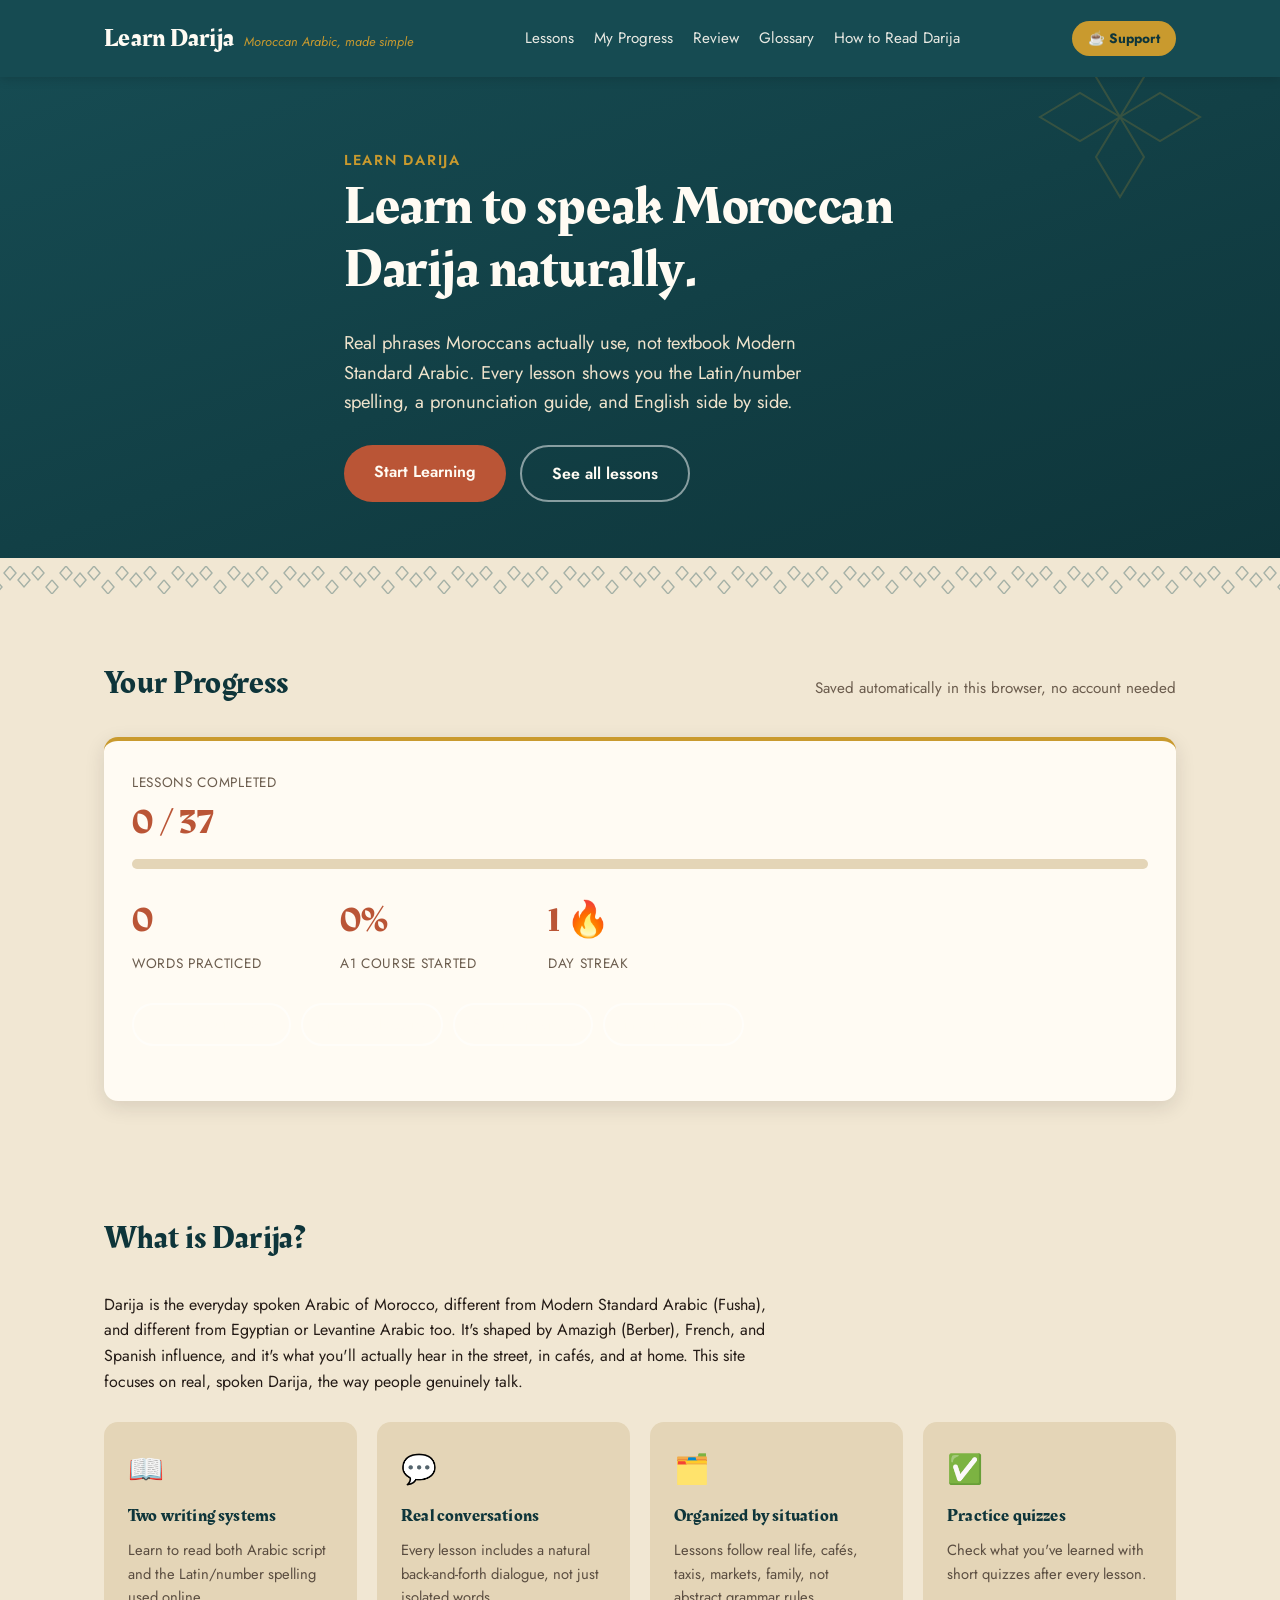
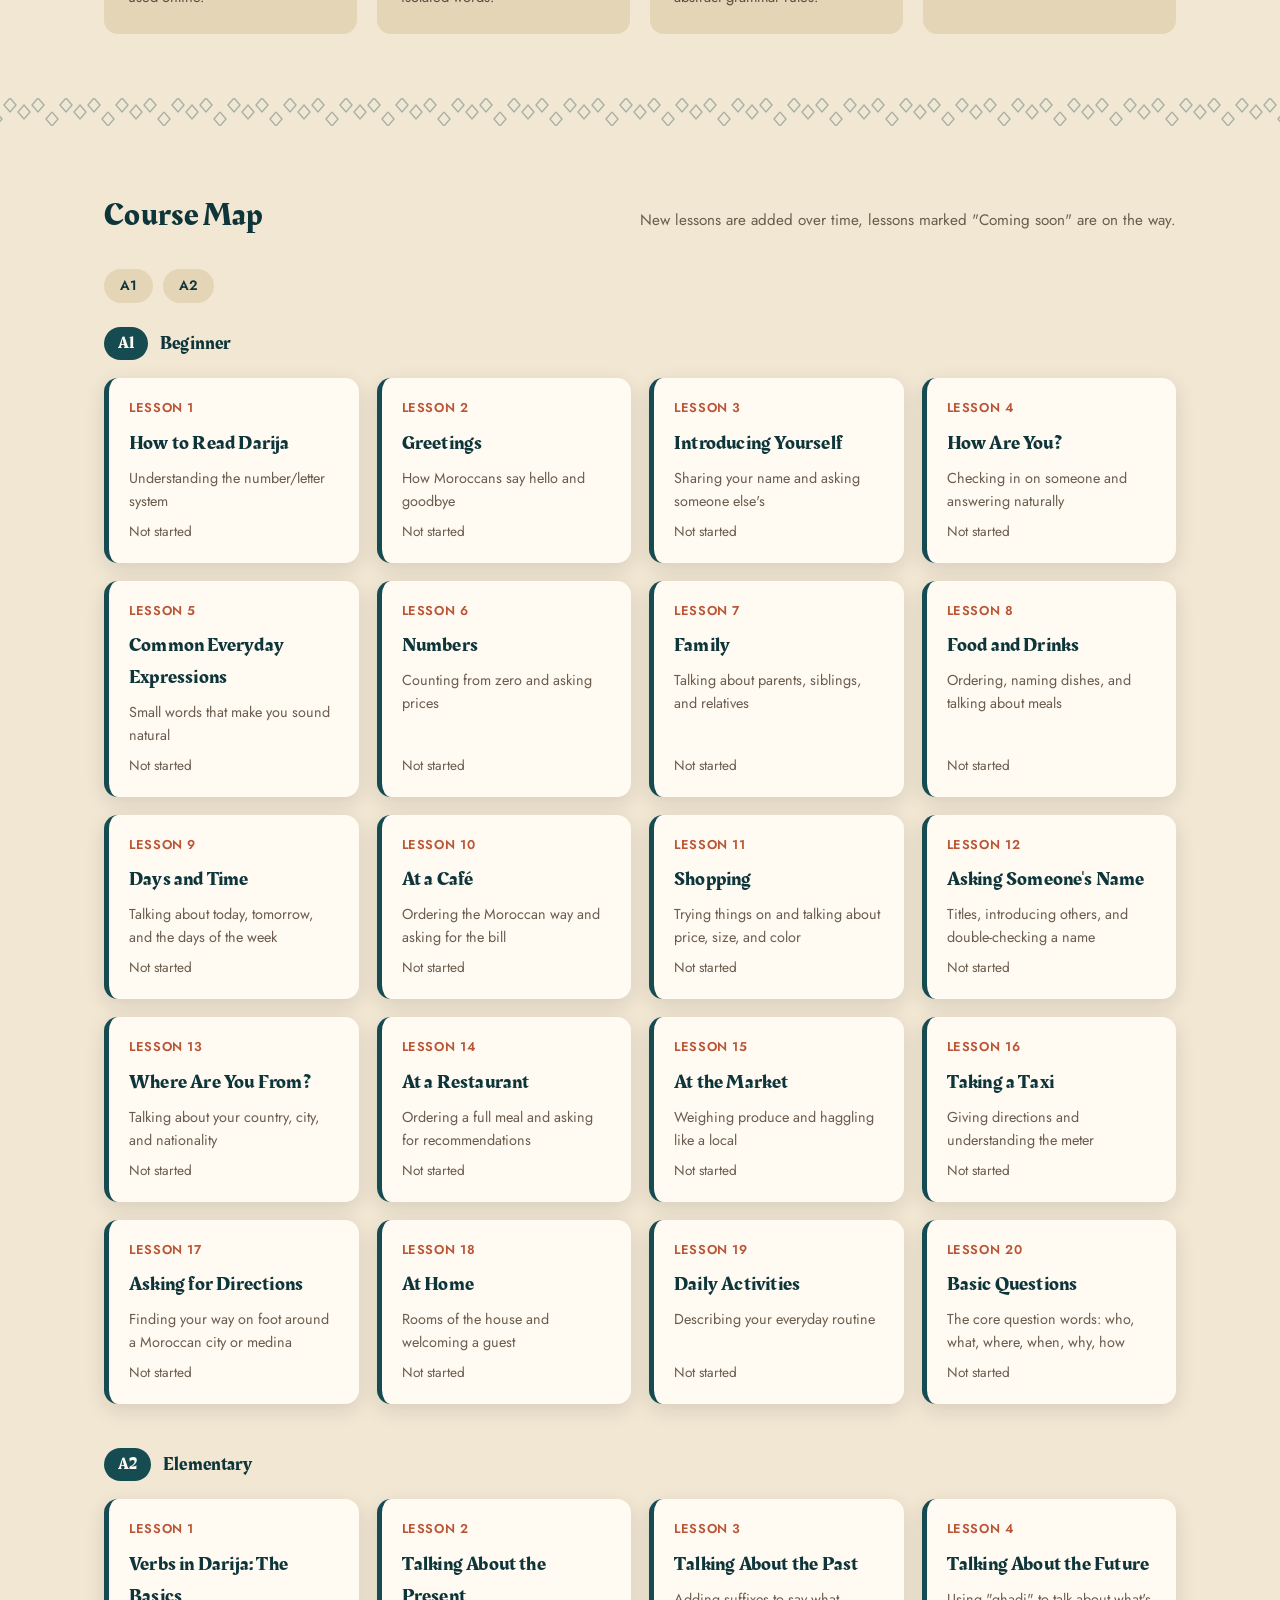
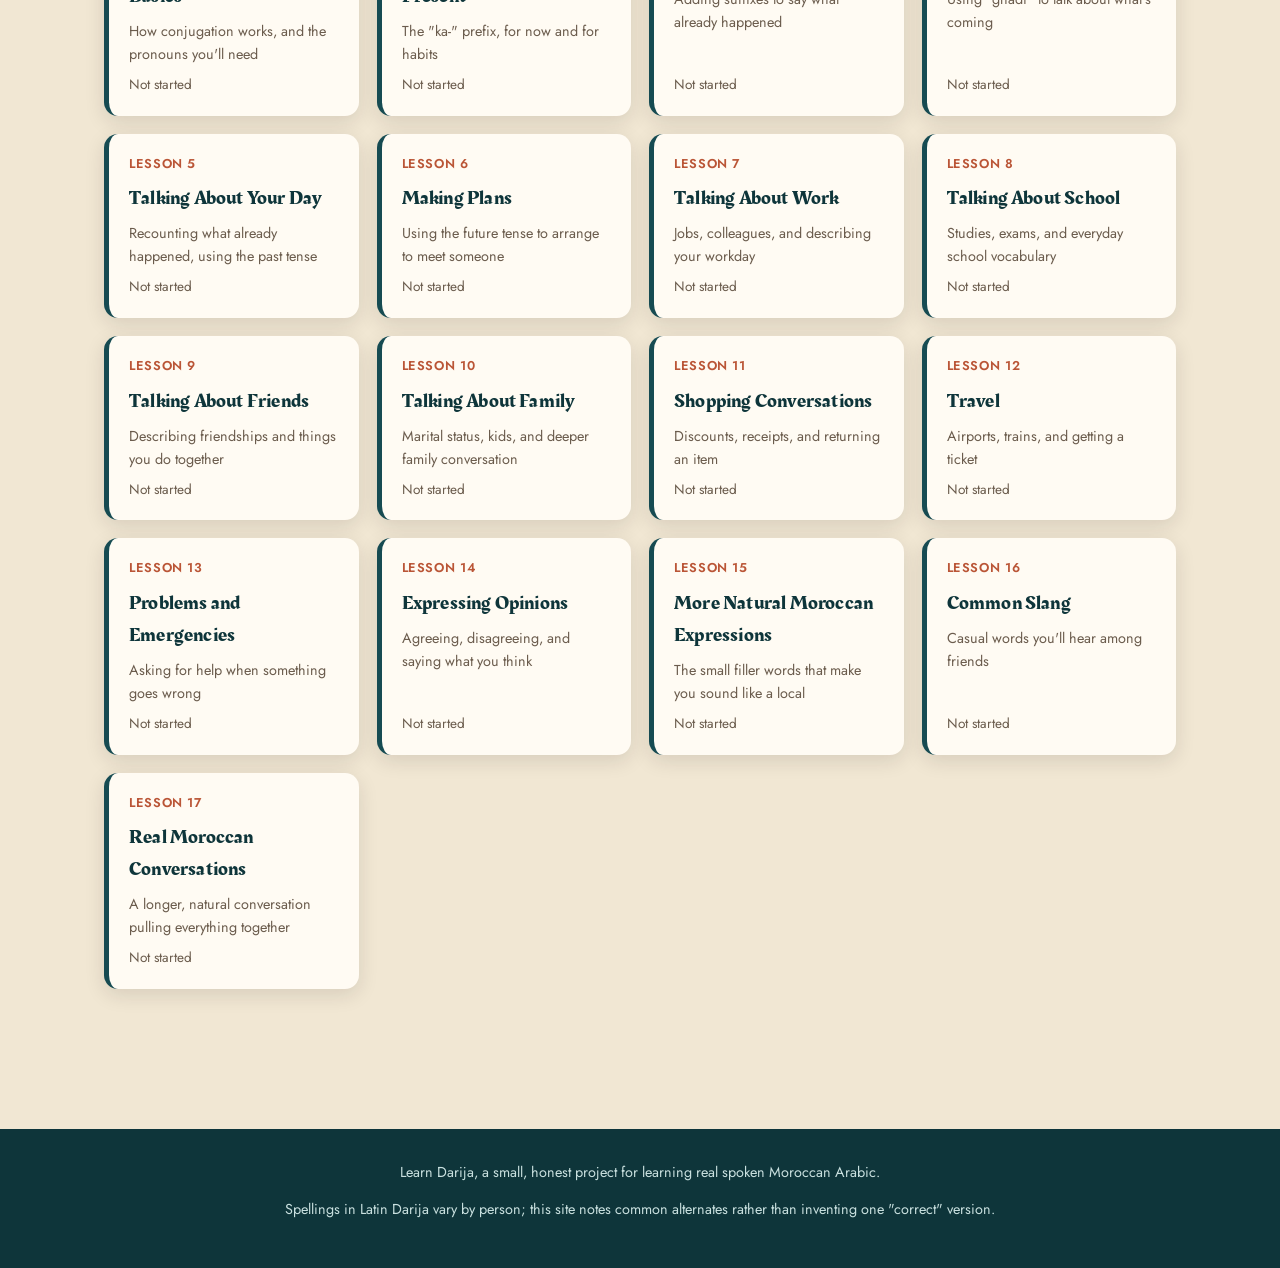
<file: index.html>
<!DOCTYPE html>
<html lang="en">
<head>
  <meta charset="UTF-8">
  <meta name="viewport" content="width=device-width, initial-scale=1.0">
  <title>Learn Darija, Learn to speak Moroccan Darija naturally</title>
  <meta name="description" content="Learn Moroccan Darija (Moroccan Arabic) with real, everyday phrases, greetings, conversations, and quizzes, in both Arabic script and Latin Darija.">
  <link rel="preconnect" href="https://fonts.googleapis.com">
  <link href="https://fonts.googleapis.com/css2?family=Rakkas&family=Jost:wght@400;500;600;700&display=swap" rel="stylesheet">
  <link rel="stylesheet" href="style.css">
</head>
<body>

  <header class="site-header">
    <div class="container">
      <div class="brand">
        <span class="display">Learn Darija</span>
        <span class="brand-tag">Moroccan Arabic, made simple</span>
      </div>
      <nav class="site-nav">
        <a href="#courses">Lessons</a>
        <a href="#progress">My Progress</a>
        <a href="review.html">Review</a>
        <a href="glossary.html">Glossary</a>
        <a href="lessons/how-to-read.html">How to Read Darija</a>
      </nav>
      <a href="https://paypal.me/YOUR-USERNAME-HERE" target="_blank" rel="noopener" class="support-btn">☕ Support</a>
    </div>
  </header>

  <section class="hero">
    <div class="container hero-inner">
      <p class="eyebrow">Learn Darija</p>
      <h1>Learn to speak Moroccan Darija naturally.</h1>
      <p class="lead">
        Real phrases Moroccans actually use, not textbook Modern Standard Arabic.
        Every lesson shows you the Latin/number spelling, a pronunciation guide, and English side by side.
      </p>
      <div class="hero-actions">
        <a class="btn btn-primary" href="lesson.html?id=how-to-read">Start Learning</a>
        <a class="btn btn-secondary" href="#courses">See all lessons</a>
      </div>
    </div>
  </section>

  <div class="zellige-divider"></div>

  <section class="section" id="progress">
    <div class="container">
      <div class="section-heading">
        <h2>Your Progress</h2>
        <span class="section-sub">Saved automatically in this browser, no account needed</span>
      </div>
      <div class="progress-panel" id="progress-panel">
        <!-- Filled in by script.js -->
      </div>
    </div>
  </section>

  <section class="section">
    <div class="container">
      <div class="section-heading">
        <h2>What is Darija?</h2>
      </div>
      <p style="max-width: 68ch;">
        Darija is the everyday spoken Arabic of Morocco, different from Modern Standard
        Arabic (Fusha), and different from Egyptian or Levantine Arabic too. It's shaped by
        Amazigh (Berber), French, and Spanish influence, and it's what you'll actually hear
        in the street, in cafés, and at home. This site focuses on real, spoken Darija,
        the way people genuinely talk.
      </p>
      <div class="category-grid" style="margin-top: 28px;">
        <div class="category-card">
          <div class="cat-icon">📖</div>
          <h3>Two writing systems</h3>
          <p>Learn to read both Arabic script and the Latin/number spelling used online.</p>
        </div>
        <div class="category-card">
          <div class="cat-icon">💬</div>
          <h3>Real conversations</h3>
          <p>Every lesson includes a natural back-and-forth dialogue, not just isolated words.</p>
        </div>
        <div class="category-card">
          <div class="cat-icon">🗂️</div>
          <h3>Organized by situation</h3>
          <p>Lessons follow real life, cafés, taxis, markets, family, not abstract grammar rules.</p>
        </div>
        <div class="category-card">
          <div class="cat-icon">✅</div>
          <h3>Practice quizzes</h3>
          <p>Check what you've learned with short quizzes after every lesson.</p>
        </div>
      </div>
    </div>
  </section>

  <div class="zellige-divider"></div>

  <section class="section" id="courses">
    <div class="container">
      <div class="section-heading">
        <h2>Course Map</h2>
        <span class="section-sub">New lessons are added over time, lessons marked "Coming soon" are on the way.</span>
      </div>
      <div id="levels-container">
        <!-- Filled in by script.js -->
      </div>
    </div>
  </section>

  <footer class="site-footer">
    <div class="container">
      <p>Learn Darija, a small, honest project for learning real spoken Moroccan Arabic.</p>
      <p>Spellings in Latin Darija vary by person; this site notes common alternates rather than inventing one "correct" version.</p>
    </div>
  </footer>

  <script src="lessons-data.js"></script>
  <script src="progress.js"></script>
  <script src="script.js"></script>
</body>
</html>
</file>
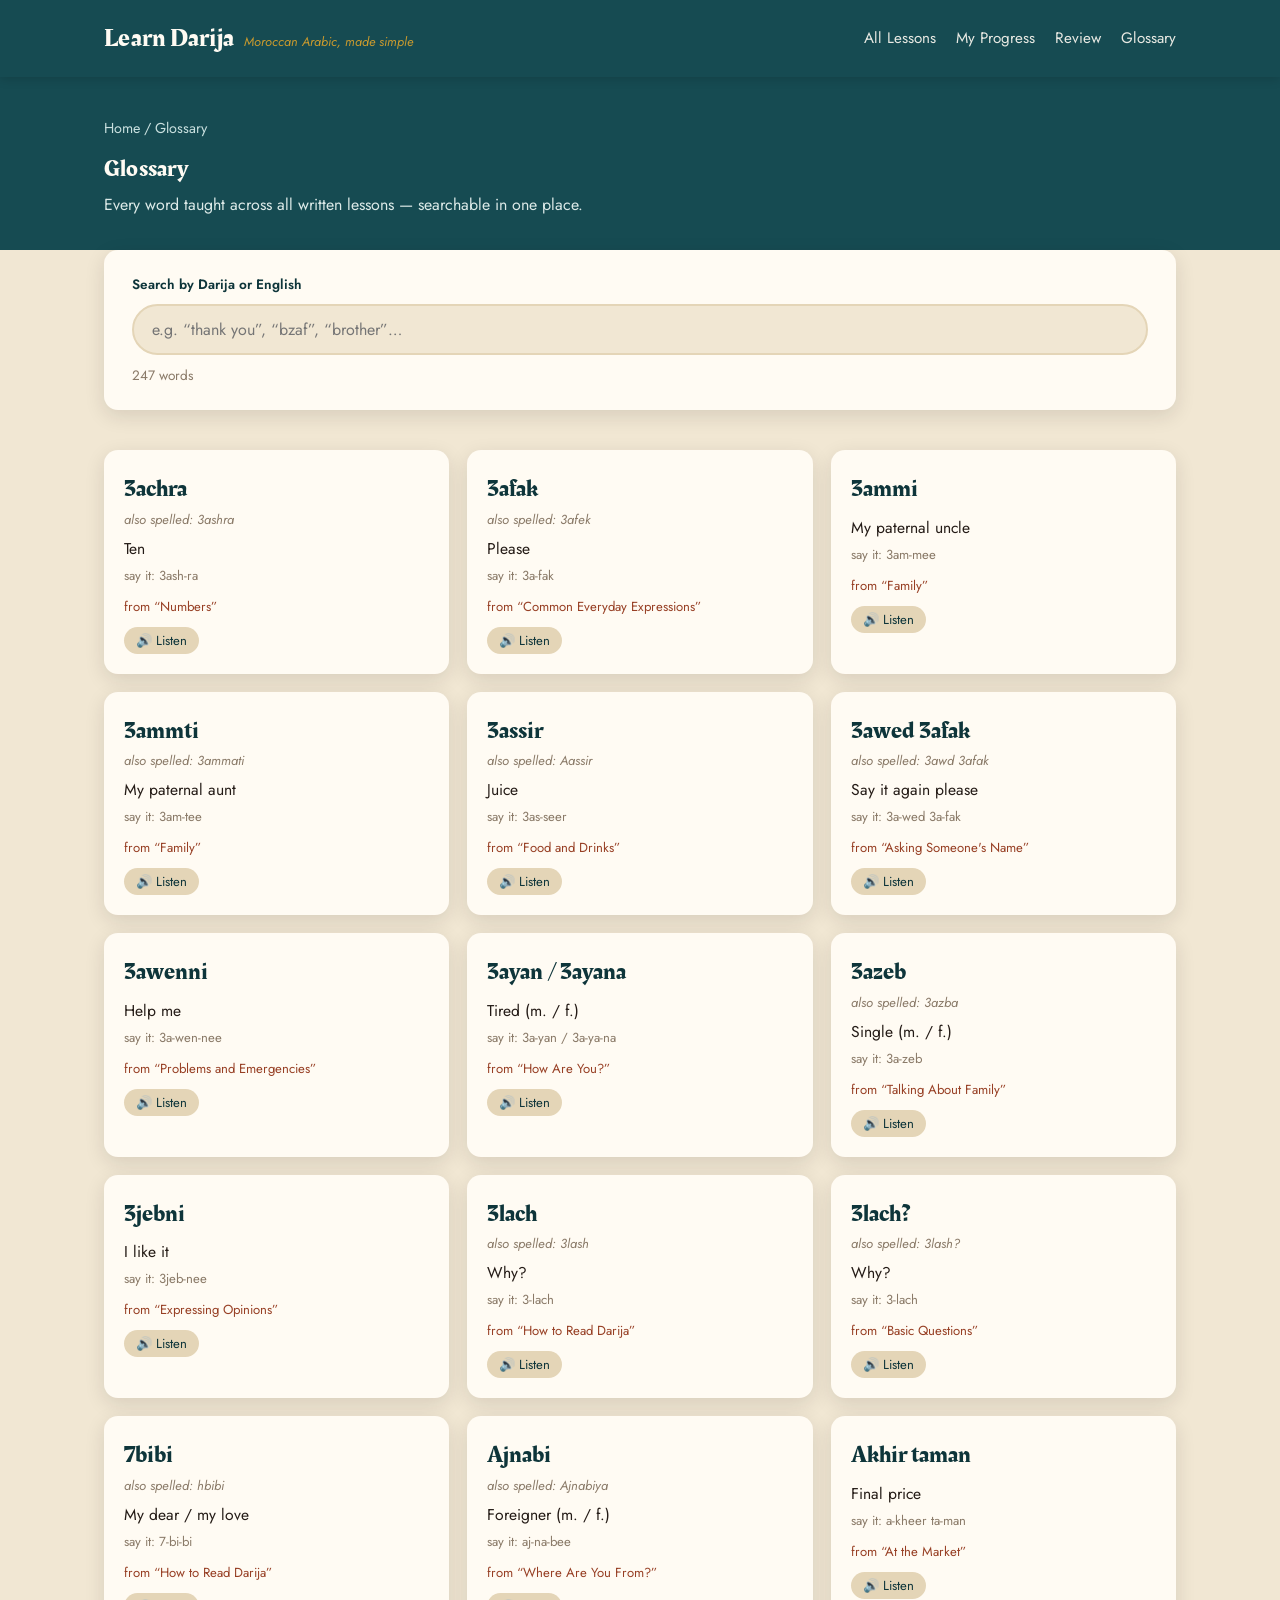
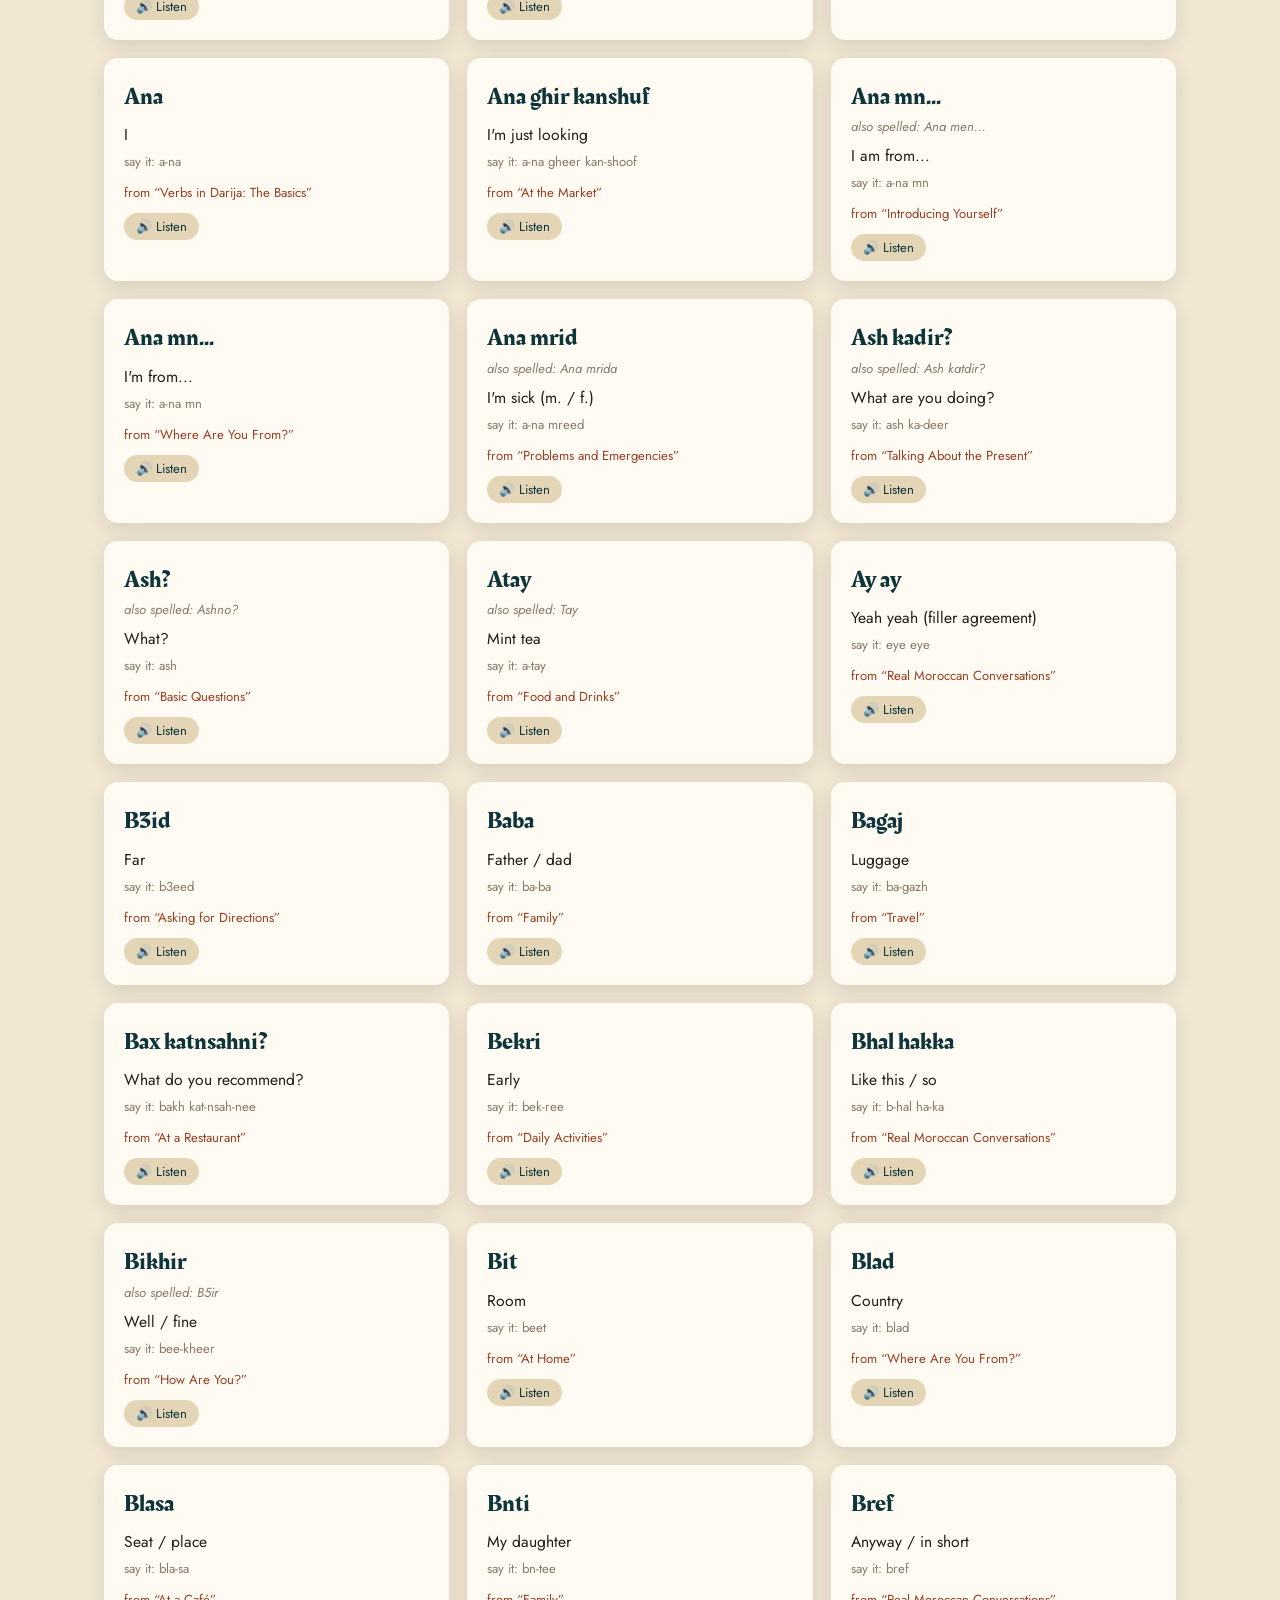
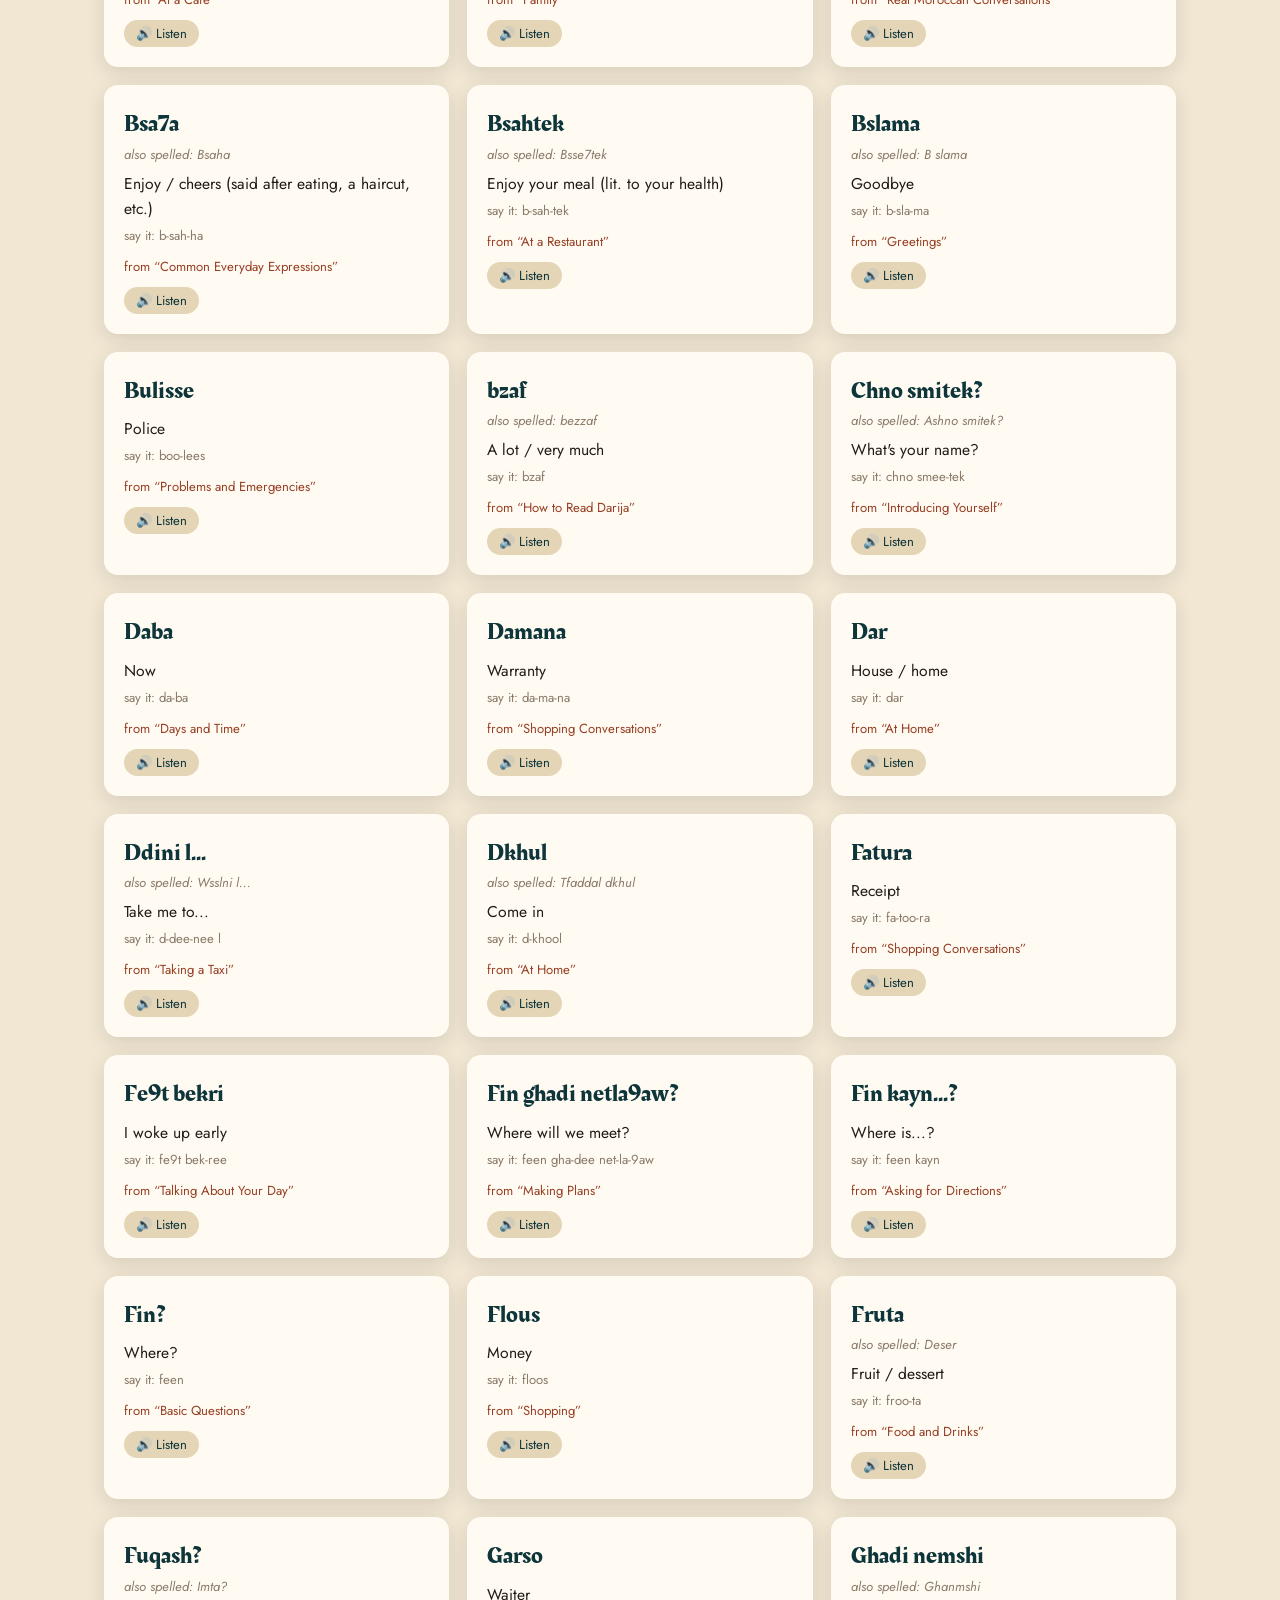
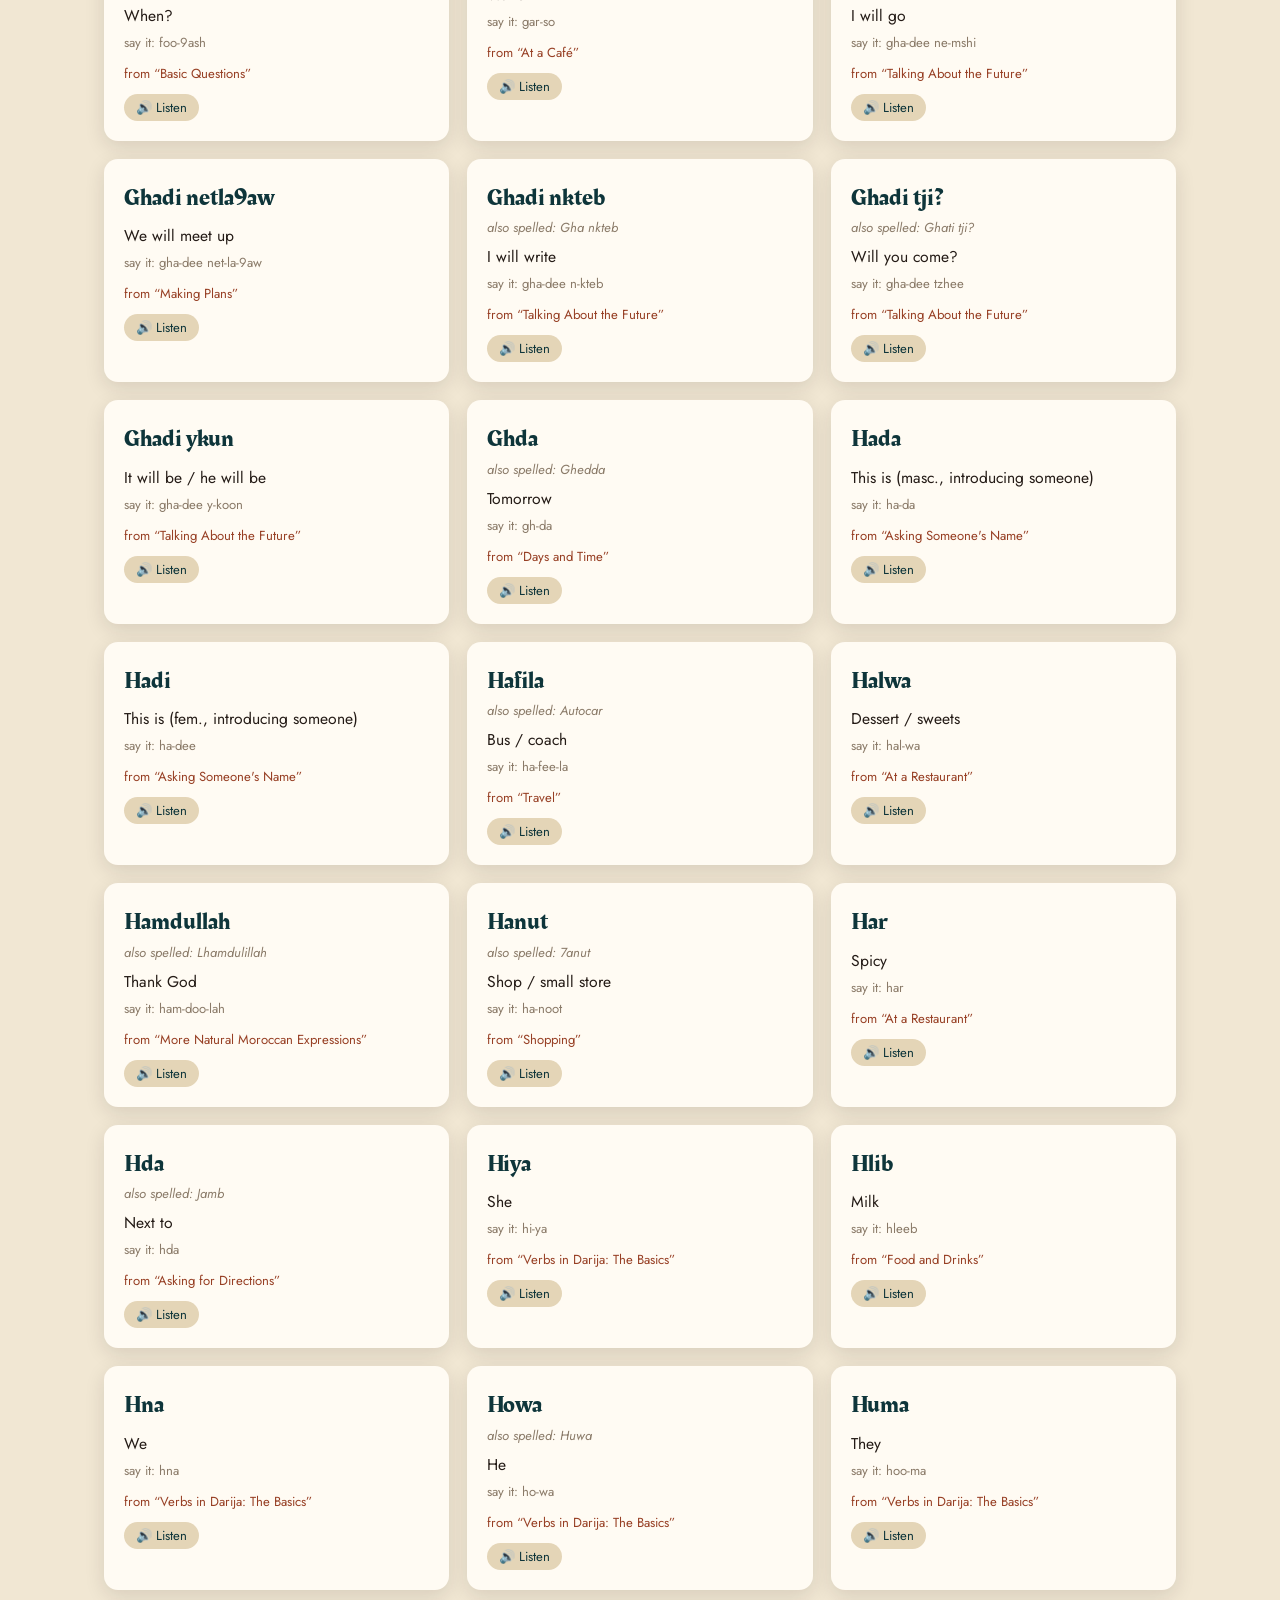
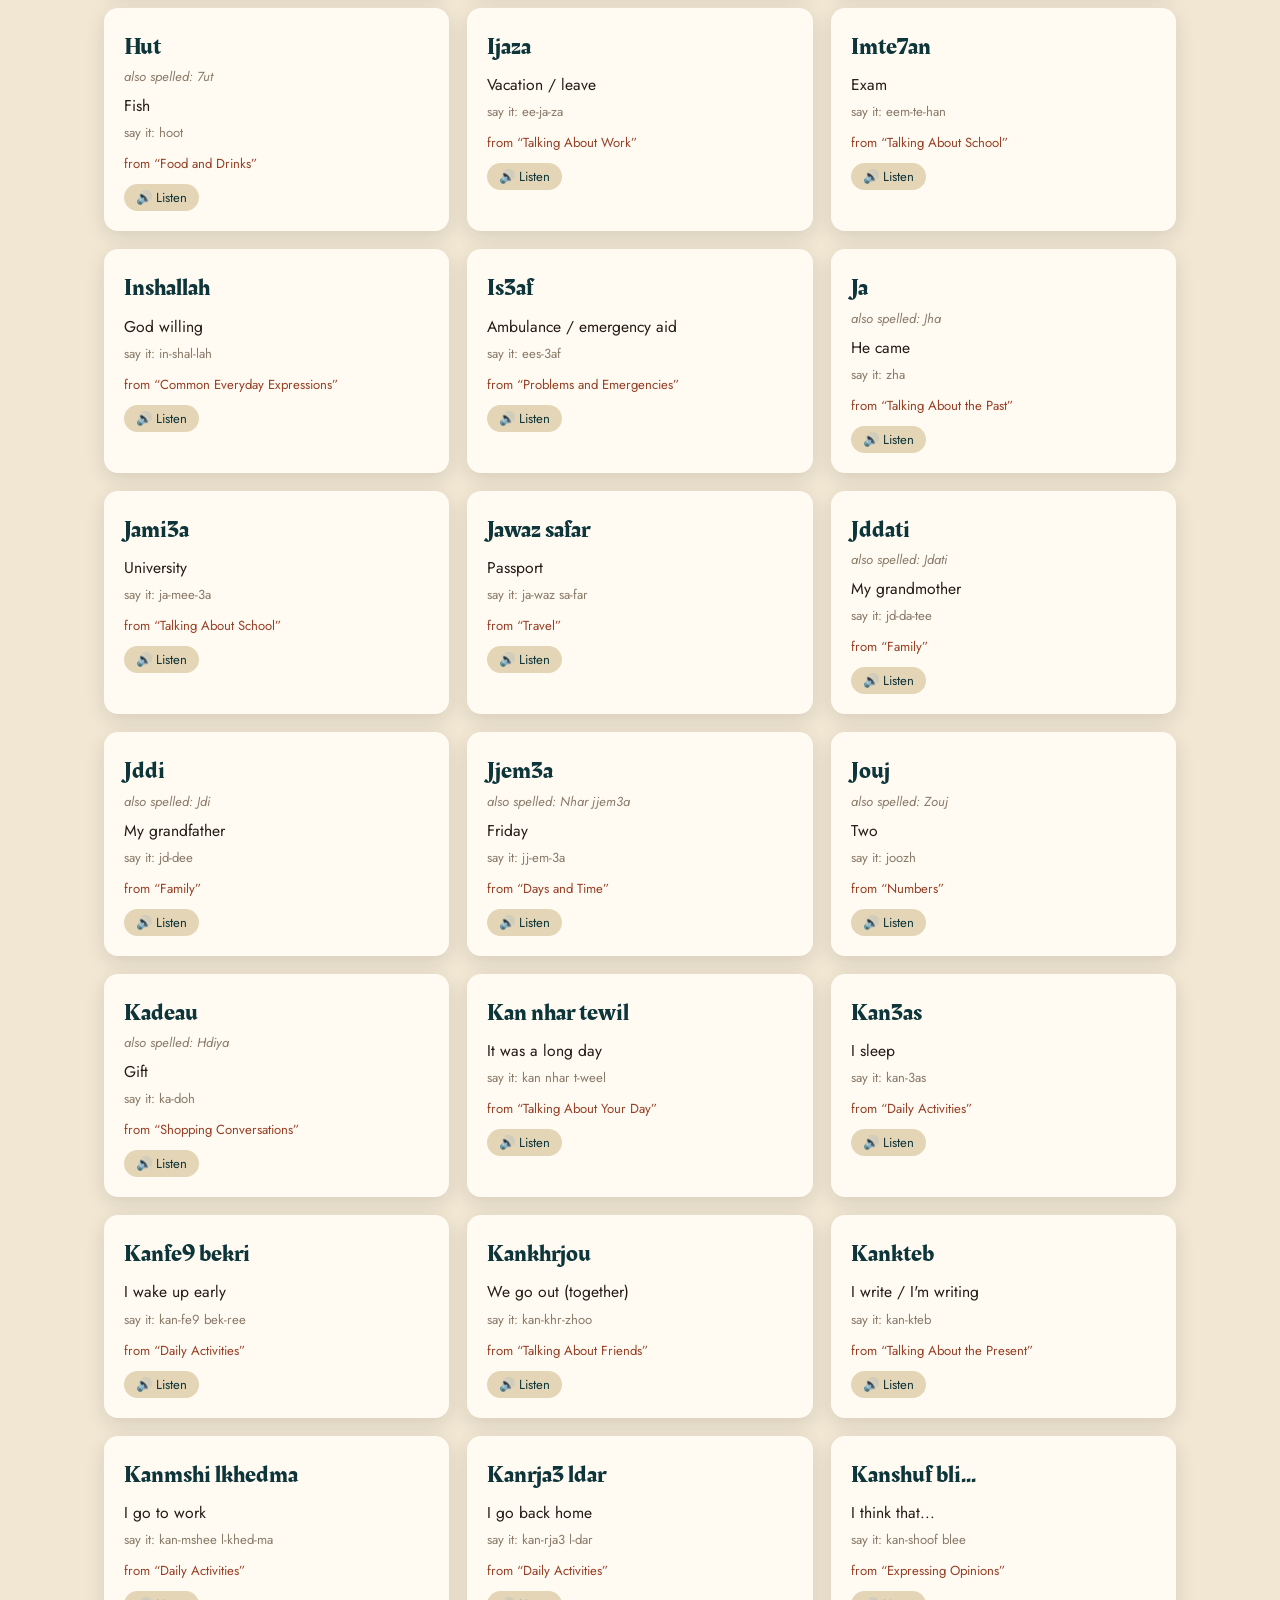
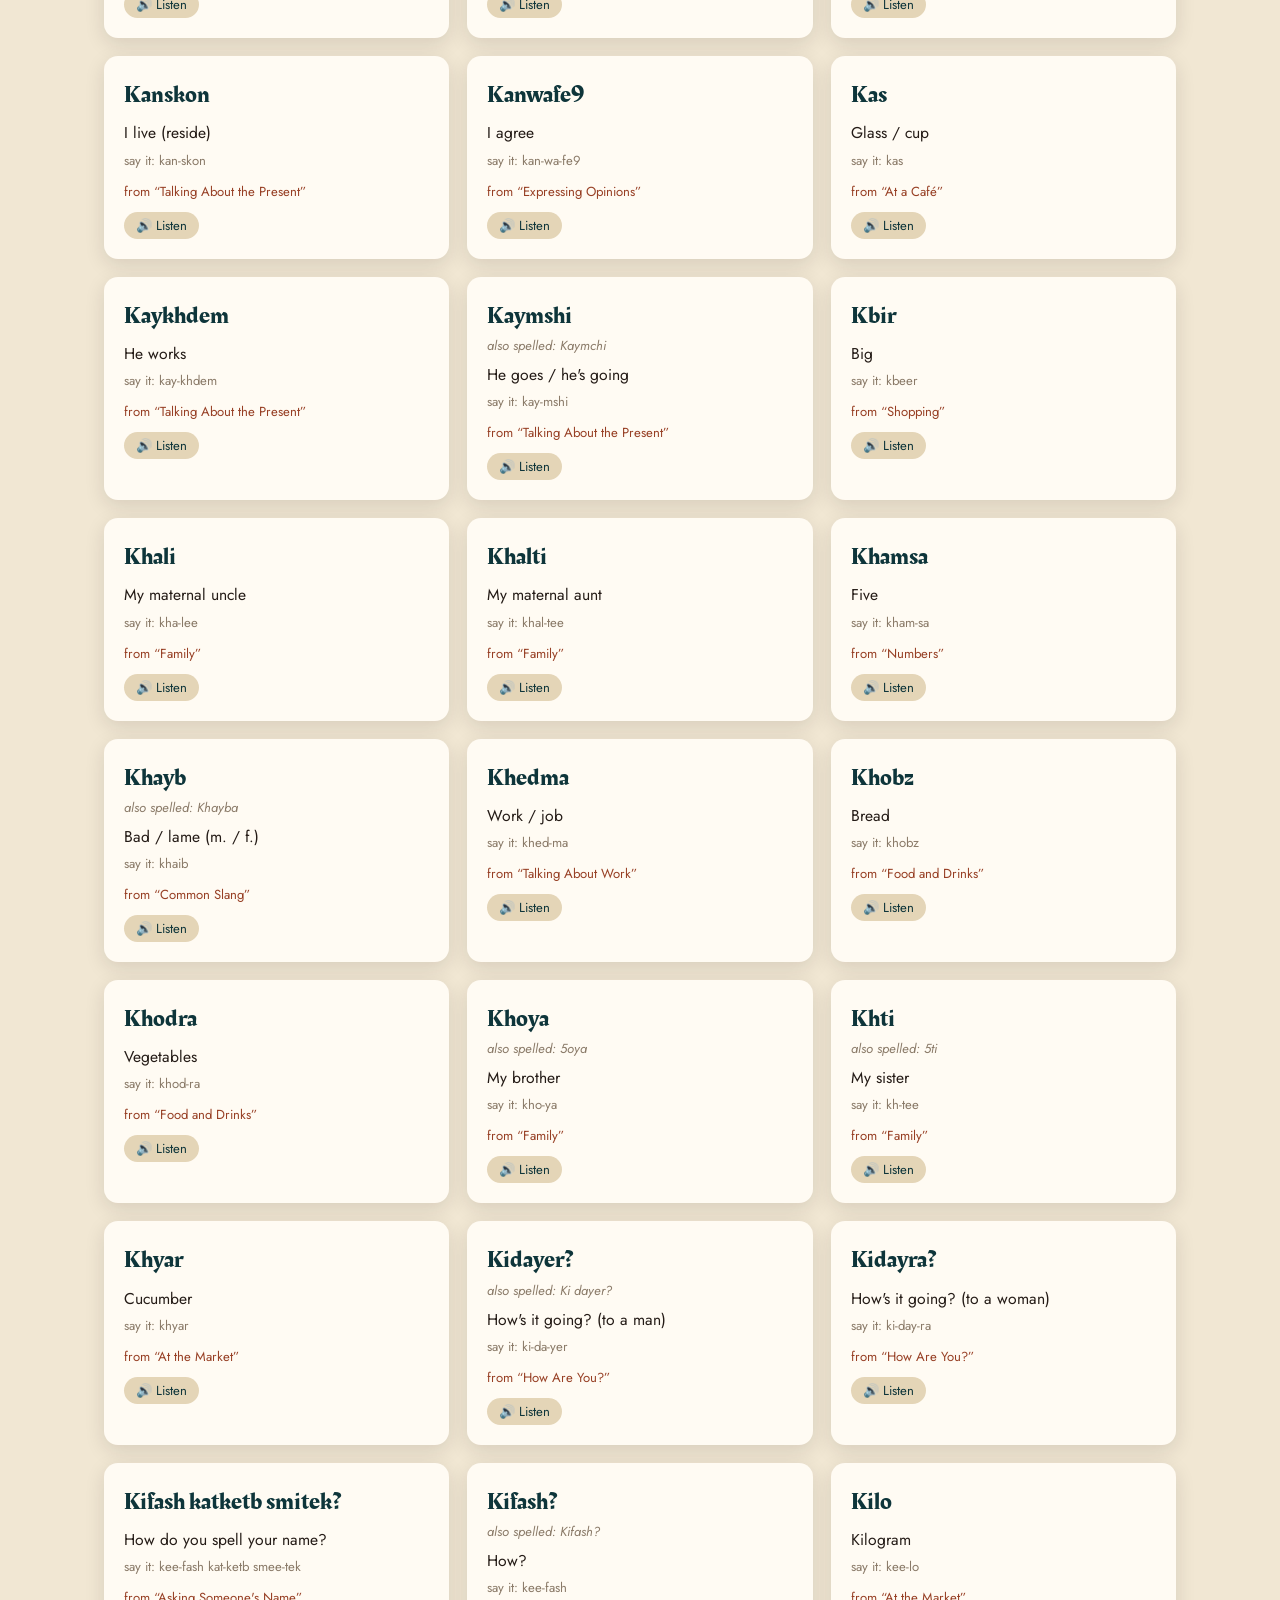
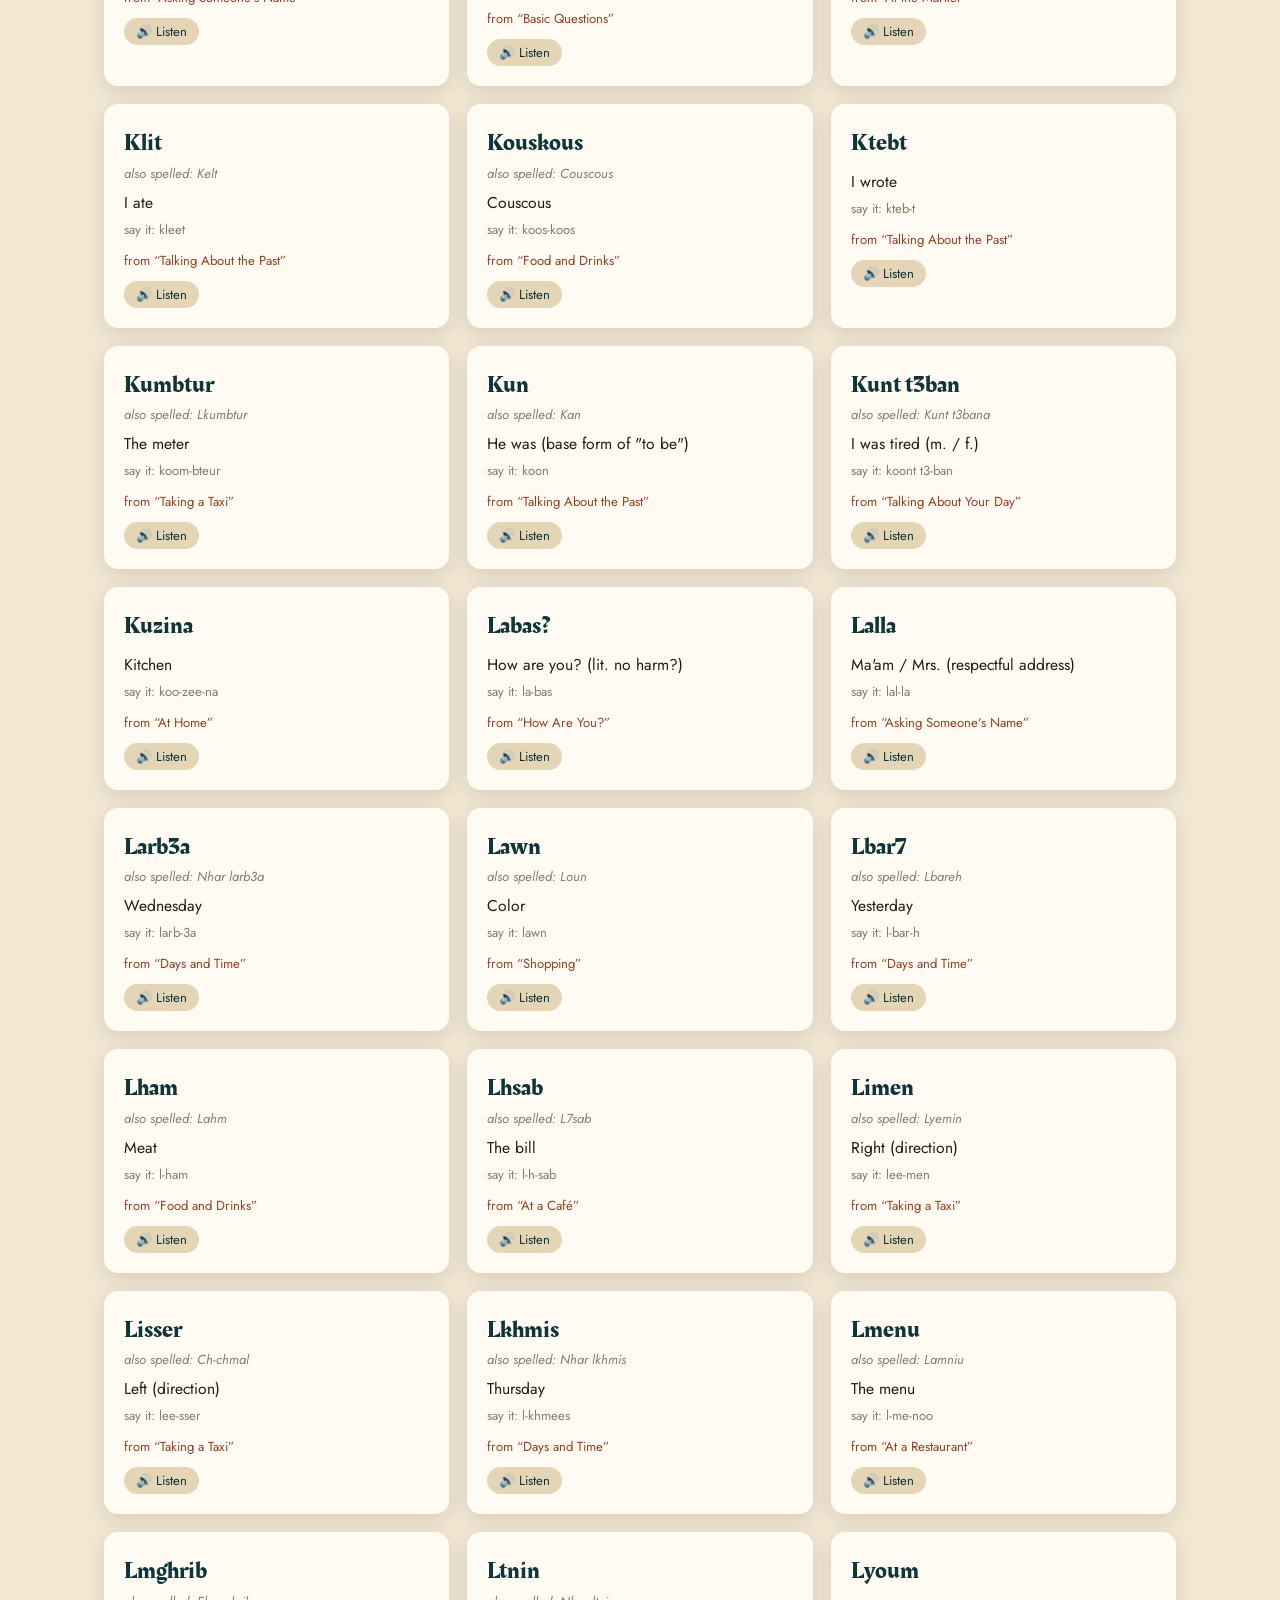
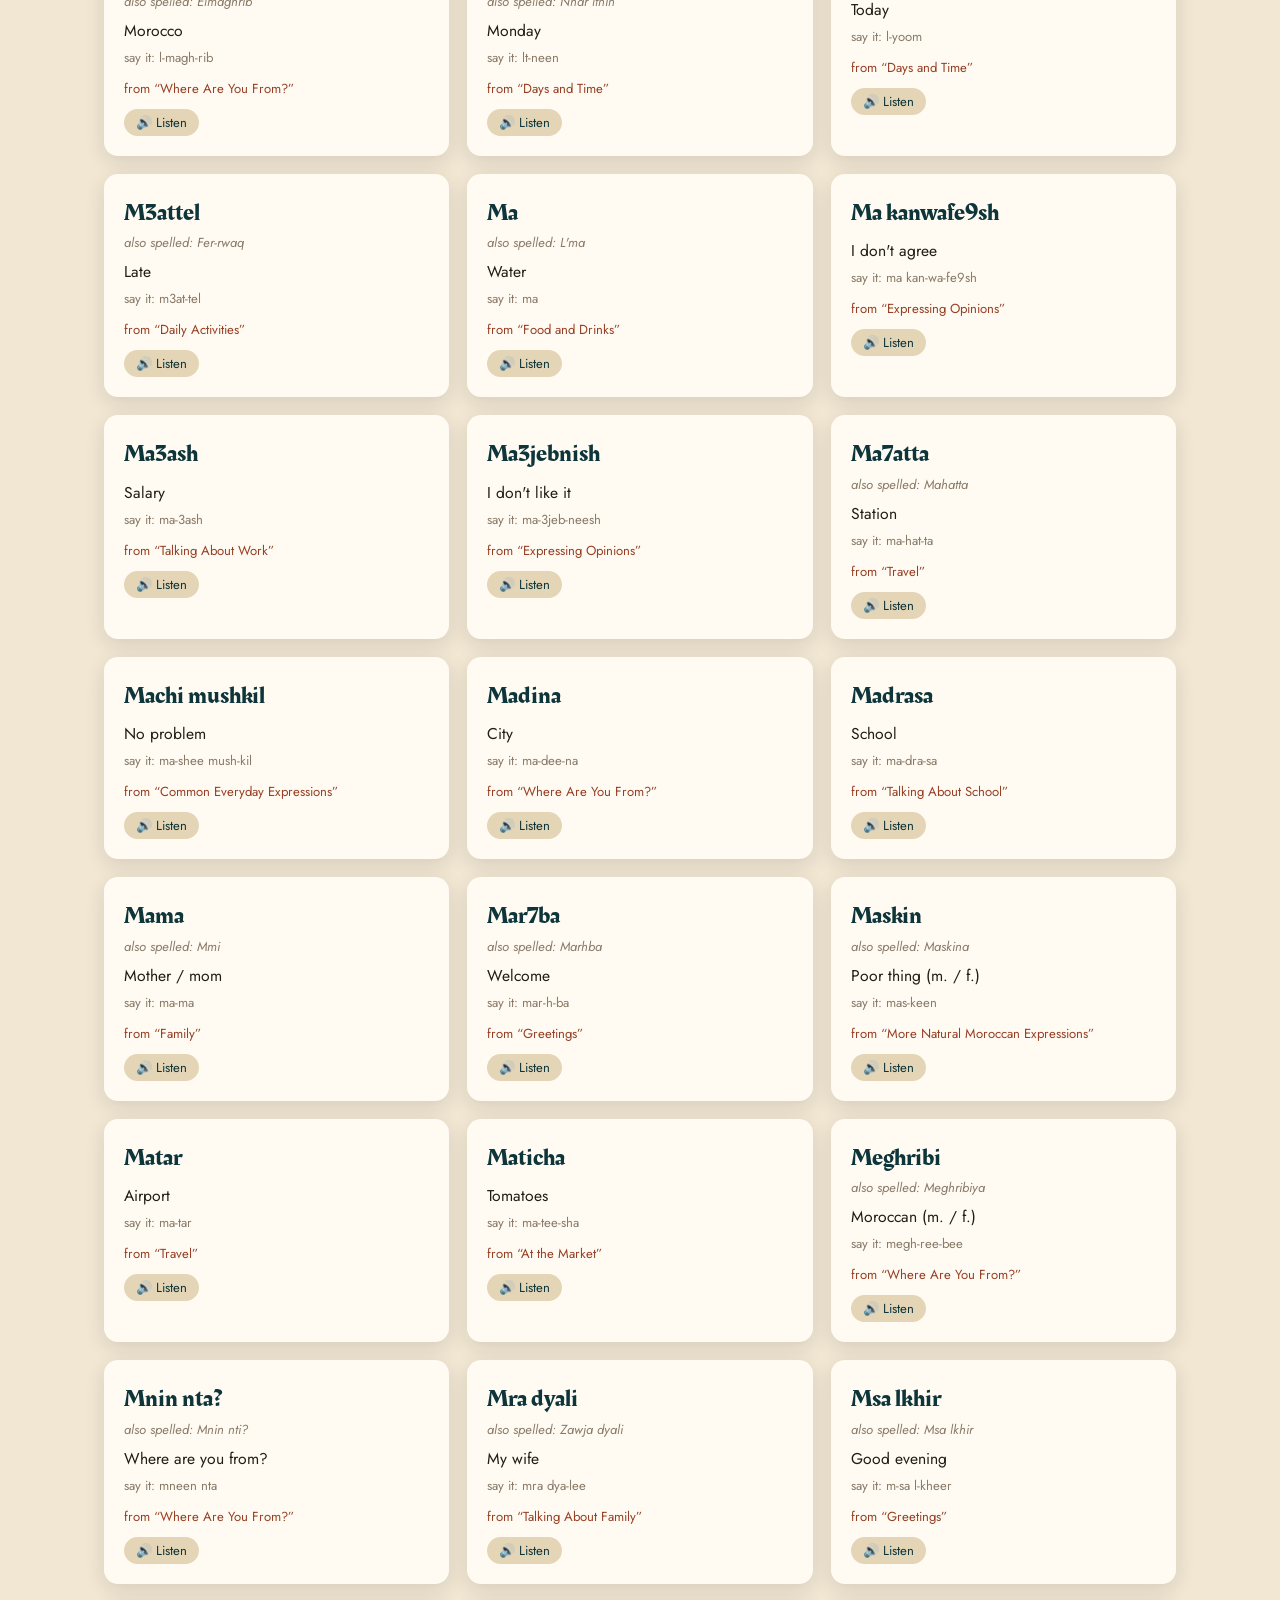
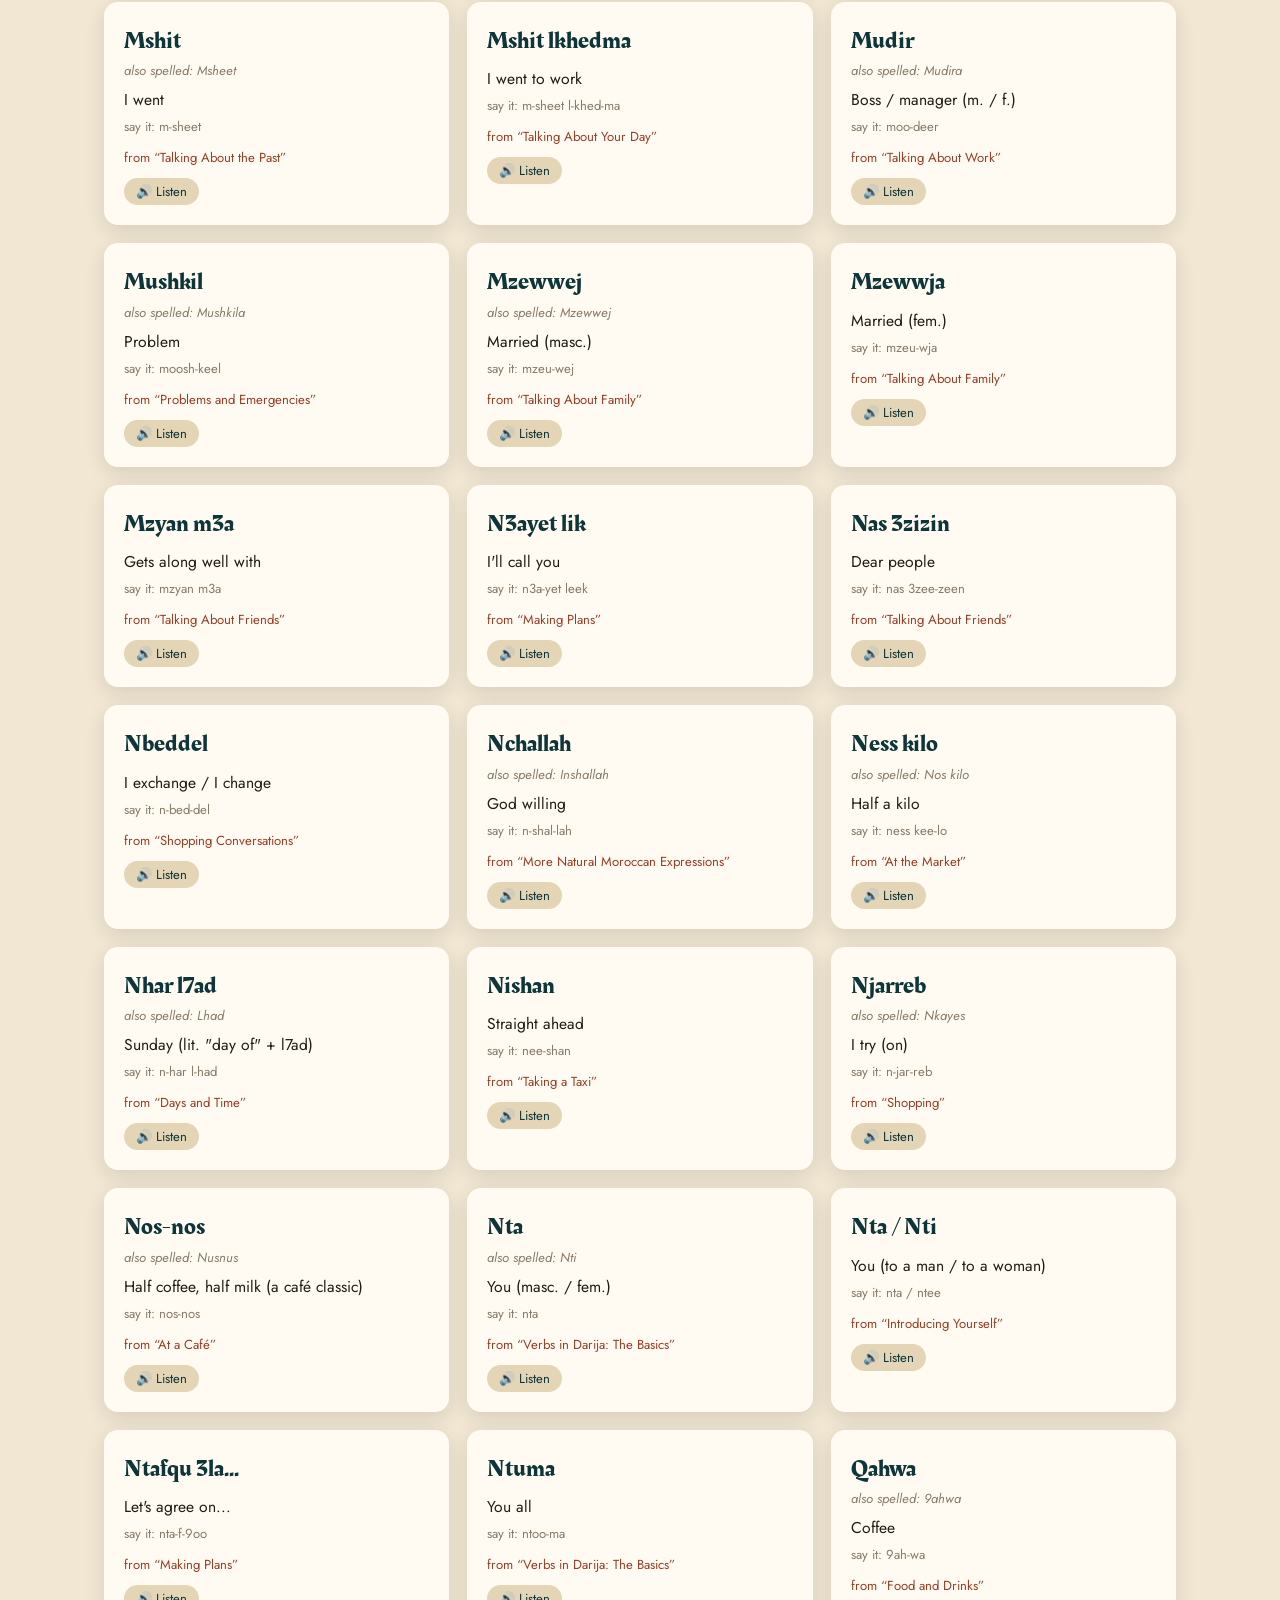
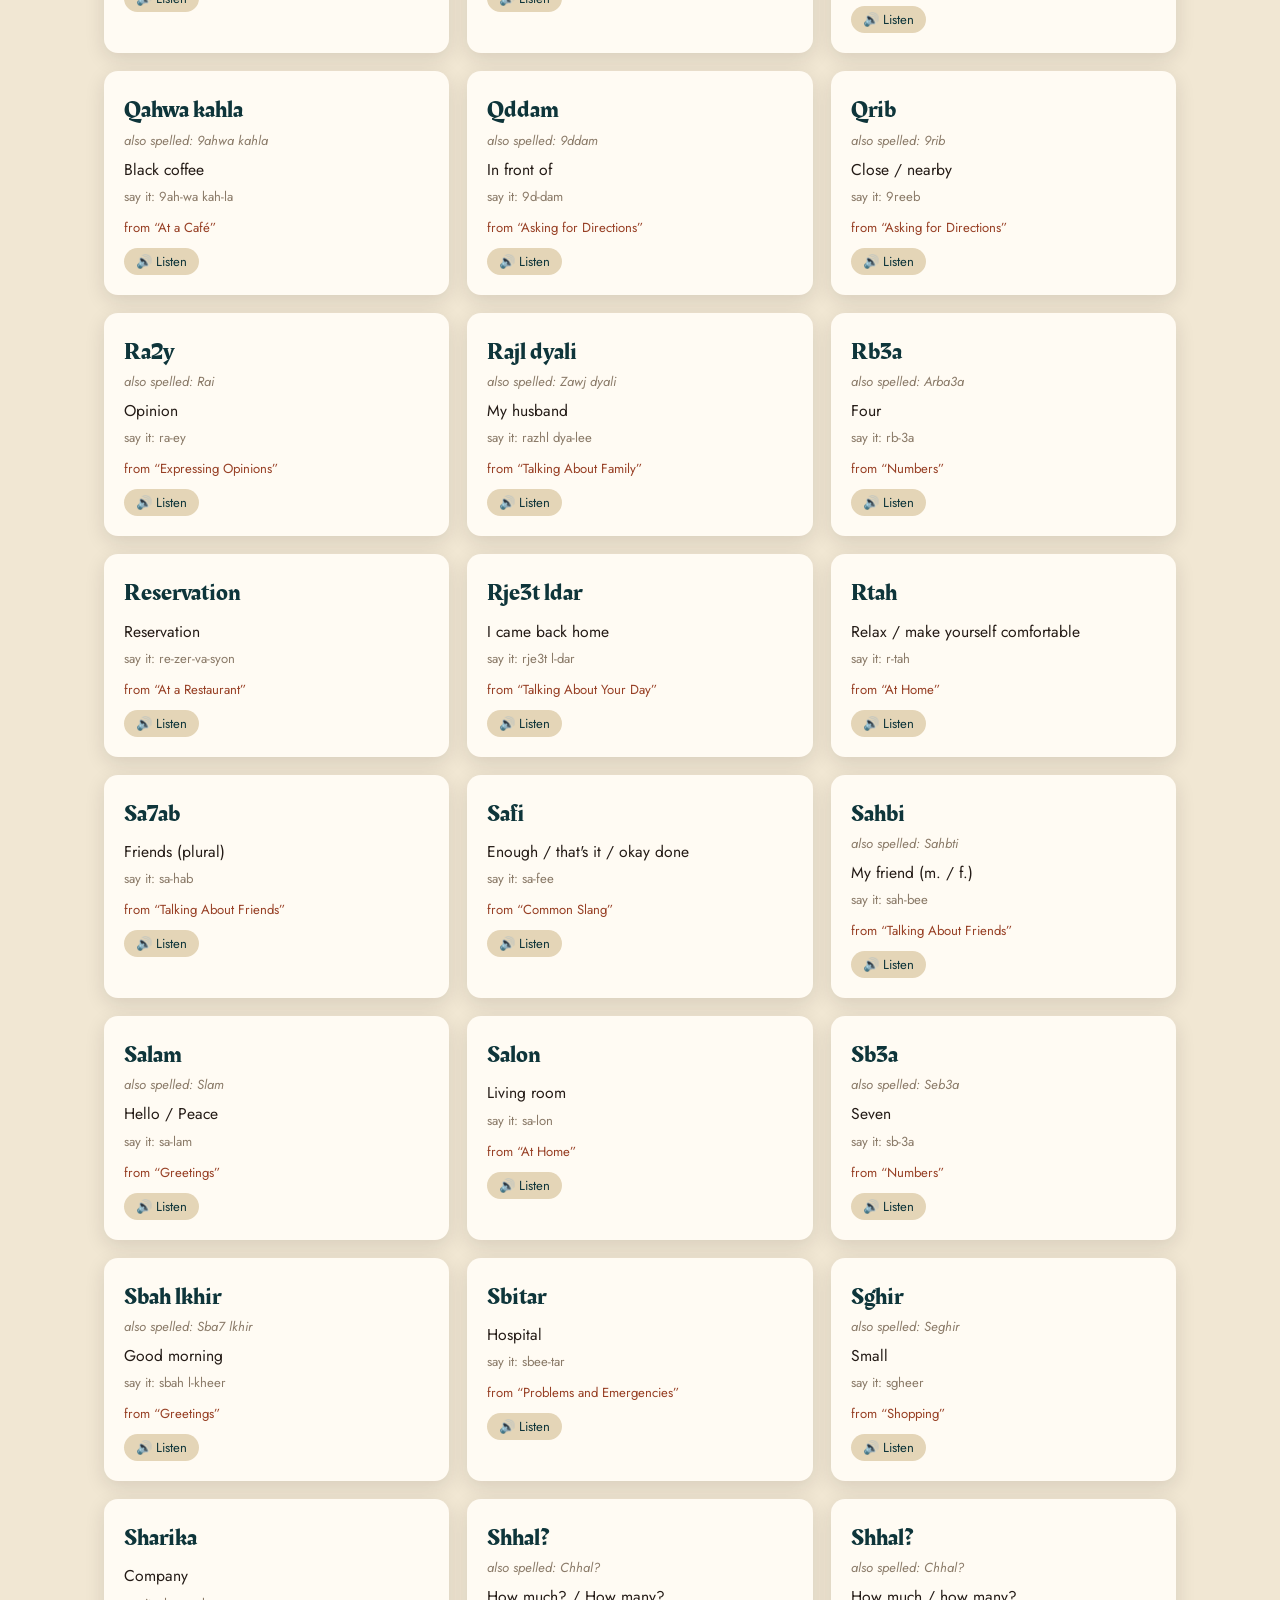
<file: glossary.html>
<!DOCTYPE html>
<html lang="en">
<head>
  <meta charset="UTF-8">
  <meta name="viewport" content="width=device-width, initial-scale=1.0">
  <title>Glossary — Learn Darija</title>
  <meta name="description" content="Search every Darija word and phrase taught across all Learn Darija lessons in one place.">
  <link rel="preconnect" href="https://fonts.googleapis.com">
  <link href="https://fonts.googleapis.com/css2?family=Rakkas&family=Jost:wght@400;500;600;700&display=swap" rel="stylesheet">
  <link rel="stylesheet" href="style.css">
</head>
<body>

  <header class="site-header">
    <div class="container">
      <div class="brand">
        <span class="display">Learn Darija</span>
        <span class="brand-tag">Moroccan Arabic, made simple</span>
      </div>
      <nav class="site-nav">
        <a href="index.html#courses">All Lessons</a>
        <a href="index.html#progress">My Progress</a>
        <a href="review.html">Review</a>
        <a href="glossary.html">Glossary</a>
      </nav>
    </div>
  </header>

  <section class="lesson-header">
    <div class="container">
      <p class="lesson-breadcrumb"><a href="index.html">Home</a> / Glossary</p>
      <h1>Glossary</h1>
      <p class="lesson-subtitle">Every word taught across all written lessons — searchable in one place.</p>
    </div>
  </section>

  <div class="container">
    <div class="lesson-intro" style="margin-top:0;">
      <label for="glossary-search" class="glossary-search-label">Search by Darija or English</label>
      <input type="search" id="glossary-search" class="glossary-search" placeholder="e.g. “thank you”, “bzaf”, “brother”…" autocomplete="off">
      <p id="glossary-count" class="glossary-count"></p>
    </div>

    <div class="vocab-grid" id="glossary-grid"></div>
    <p id="glossary-empty" style="display:none; text-align:center; color:#6b5c4d;">No words match that search.</p>
  </div>

  <footer class="site-footer">
    <div class="container">
      <p>Learn Darija — a small, honest project for learning real spoken Moroccan Arabic.</p>
      <p class="support-line">Find this useful? <a href="https://www.buymeacoffee.com/YOUR-USERNAME-HERE" target="_blank" rel="noopener">Buy me a coffee ☕</a> — totally optional, just here if you want to.</p>
    </div>
  </footer>

  <script src="lessons-data.js"></script>
  <script src="progress.js"></script>
  <script src="audio.js"></script>
  <script src="glossary.js"></script>
</body>
</html>
</file>
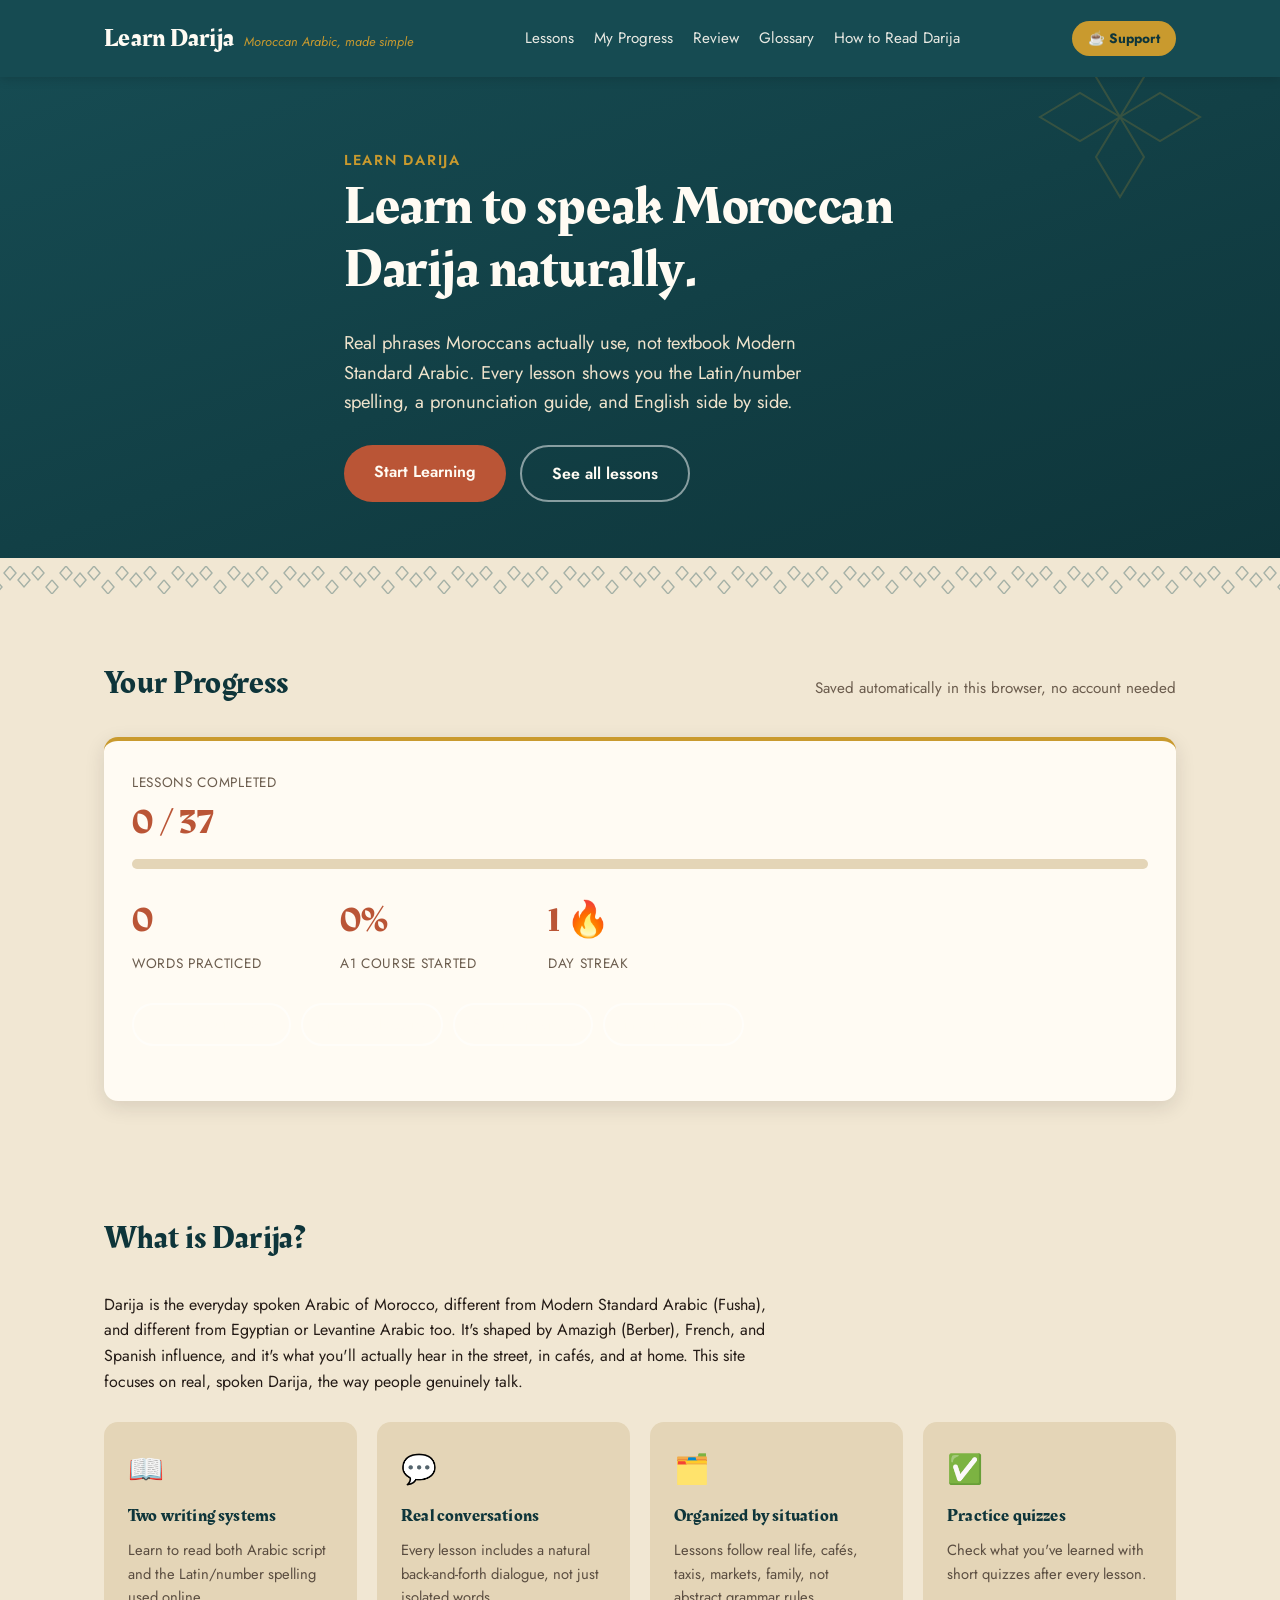
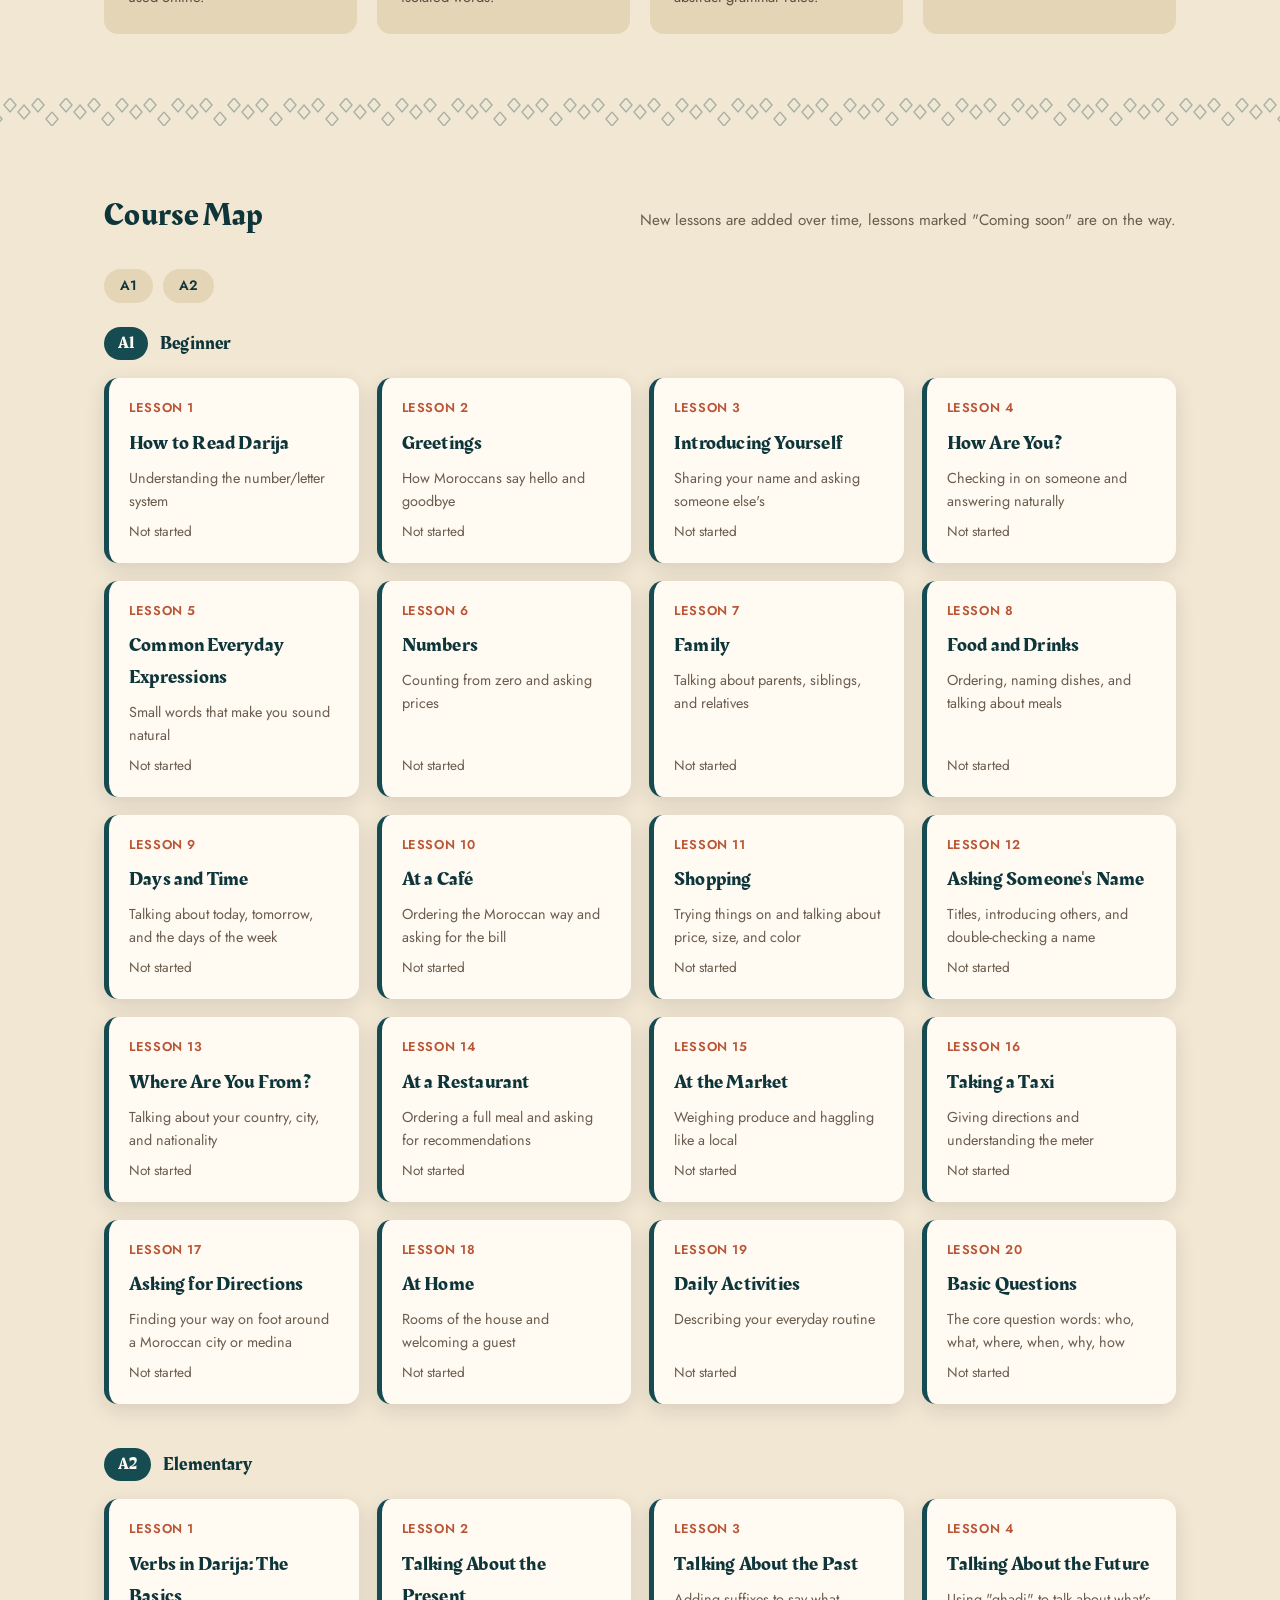
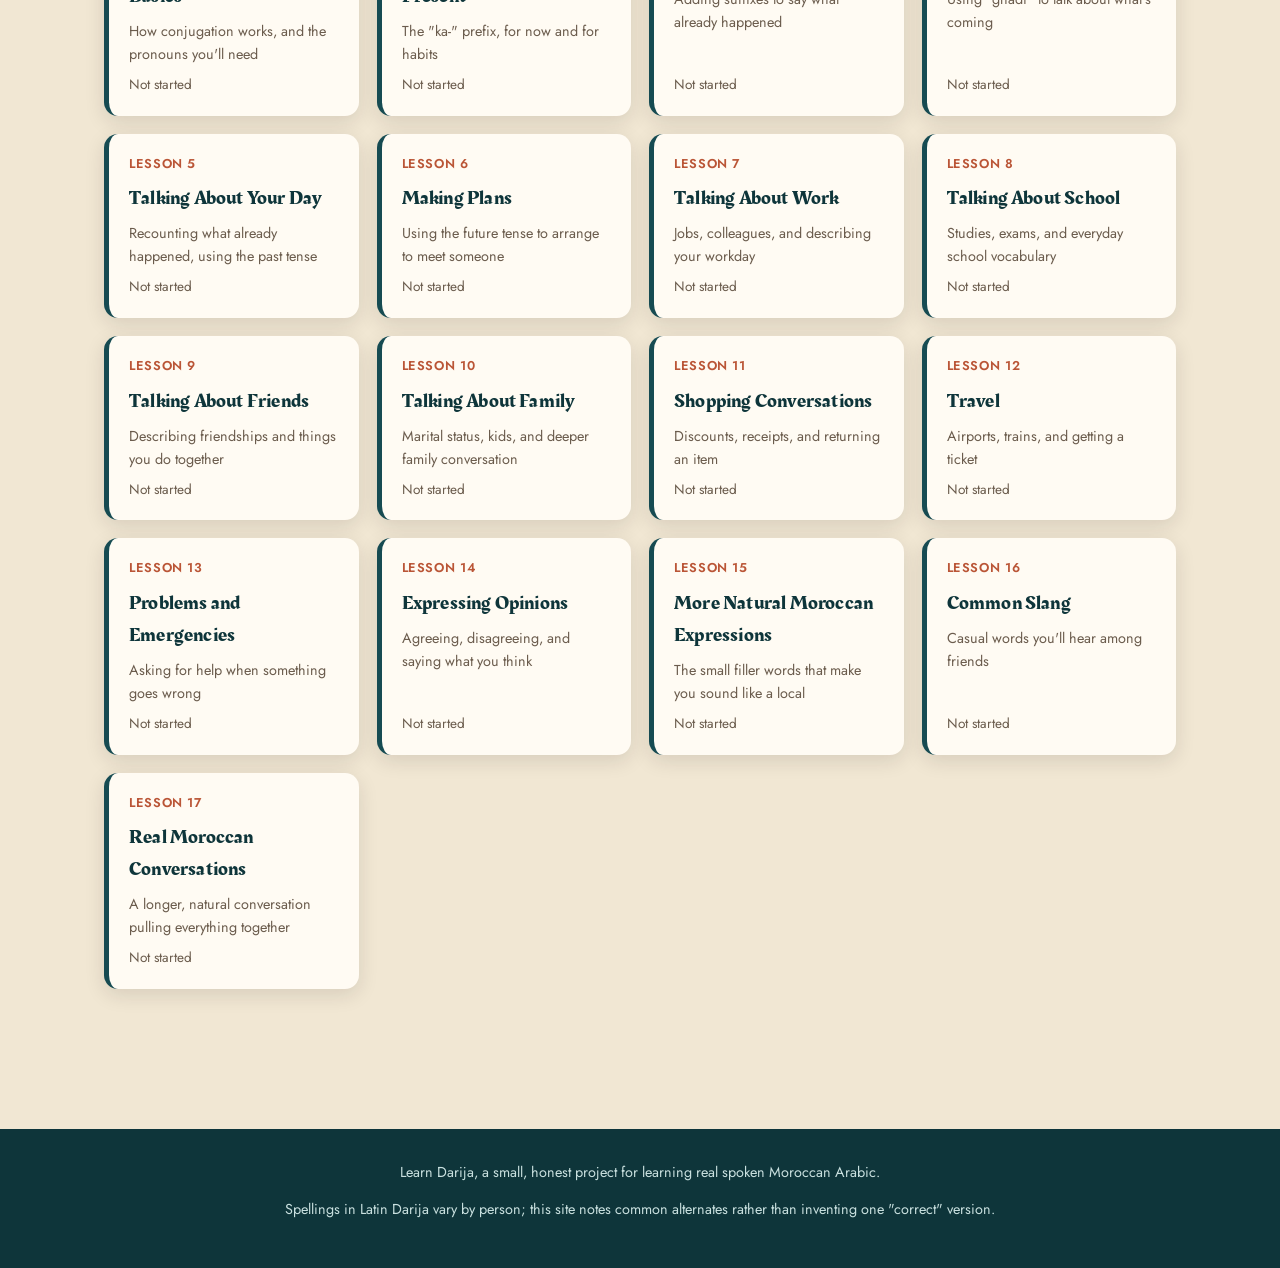
<file: lesson.html>
<!DOCTYPE html>
<html lang="en">
<head>
  <meta charset="UTF-8">
  <title>Redirecting…</title>
  <meta name="robots" content="noindex">
  <script>
    // Safety net for any old lesson.html?id=... links: sends the visitor
    // to the new lessons/<id>.html address instead.
    (function () {
      const id = new URLSearchParams(window.location.search).get("id");
      window.location.replace(id ? "lessons/" + encodeURIComponent(id) + ".html" : "index.html#courses");
    })();
  </script>
</head>
<body>
  <p>Redirecting… if you're not sent automatically, <a href="index.html#courses">go to all lessons</a>.</p>
</body>
</html>
</file>
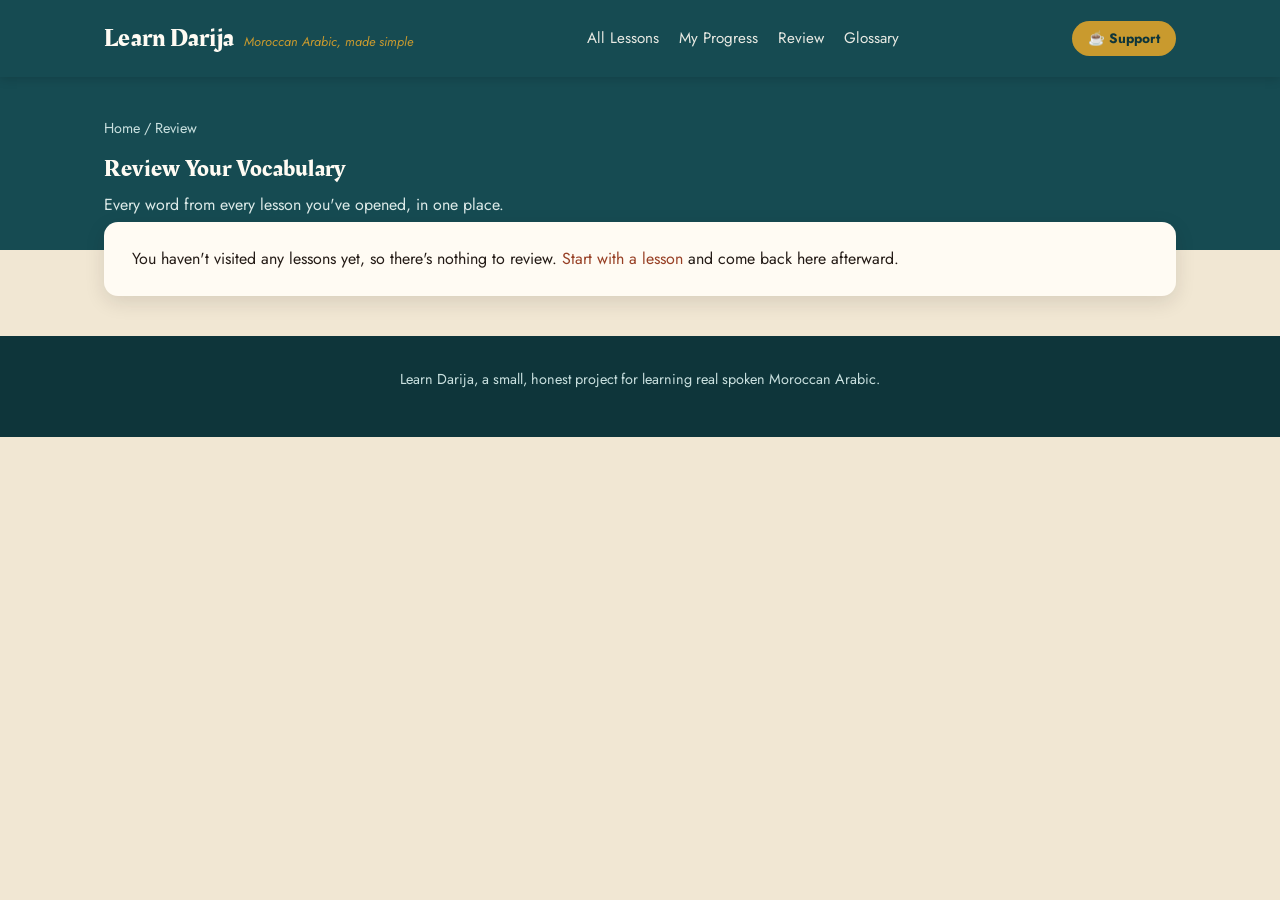
<file: review.html>
<!DOCTYPE html>
<html lang="en">
<head>
  <meta charset="UTF-8">
  <meta name="viewport" content="width=device-width, initial-scale=1.0">
  <title>Review, Learn Darija</title>
  <meta name="description" content="Review all the vocabulary you've learned so far across every Learn Darija lesson, as flashcards or a quiz.">
  <link rel="preconnect" href="https://fonts.googleapis.com">
  <link href="https://fonts.googleapis.com/css2?family=Rakkas&family=Jost:wght@400;500;600;700&display=swap" rel="stylesheet">
  <link rel="stylesheet" href="style.css">
</head>
<body>

  <header class="site-header">
    <div class="container">
      <div class="brand">
        <span class="display">Learn Darija</span>
        <span class="brand-tag">Moroccan Arabic, made simple</span>
      </div>
      <nav class="site-nav">
        <a href="index.html#courses">All Lessons</a>
        <a href="index.html#progress">My Progress</a>
        <a href="review.html">Review</a>
        <a href="glossary.html">Glossary</a>
      </nav>
      <a href="https://paypal.me/YOUR-USERNAME-HERE" target="_blank" rel="noopener" class="support-btn">☕ Support</a>
    </div>
  </header>

  <section class="lesson-header">
    <div class="container">
      <p class="lesson-breadcrumb"><a href="index.html">Home</a> / Review</p>
      <h1>Review Your Vocabulary</h1>
      <p class="lesson-subtitle">Every word from every lesson you've opened, in one place.</p>
    </div>
  </section>

  <div class="container">
    <div id="review-empty-state" class="lesson-intro" style="display:none;">
      <p style="margin:0;">
        You haven't visited any lessons yet, so there's nothing to review.
        <a href="index.html#courses">Start with a lesson</a> and come back here afterward.
      </p>
    </div>

    <div id="review-app" style="display:none;">
      <div class="review-mode-toggle" role="tablist" aria-label="Review mode">
        <button type="button" class="review-mode-btn is-active" id="mode-flashcards-btn" role="tab" aria-selected="true">Flashcards</button>
        <button type="button" class="review-mode-btn" id="mode-quiz-btn" role="tab" aria-selected="false">Quiz</button>
      </div>

      <section id="flashcards-section">
        <div class="flashcard-meta">
          <span id="flashcard-count"></span>
          <button type="button" class="btn btn-secondary btn-small" id="shuffle-btn">🔀 Shuffle</button>
        </div>
        <div class="flashcard" id="flashcard" tabindex="0" role="button" aria-label="Flashcard, press to flip">
          <div class="flashcard-inner" id="flashcard-inner">
            <div class="flashcard-face flashcard-front" id="flashcard-front"></div>
            <div class="flashcard-face flashcard-back" id="flashcard-back"></div>
          </div>
        </div>
        <div class="flashcard-controls">
          <button type="button" class="btn btn-secondary btn-small" id="flash-prev-btn">← Previous</button>
          <button type="button" class="btn btn-primary btn-small" id="flash-flip-btn">Flip card</button>
          <button type="button" class="btn btn-secondary btn-small" id="flash-next-btn">Next →</button>
        </div>
      </section>

      <section id="quiz-review-section" style="display:none;">
        <div class="quiz-box" id="review-quiz-box"></div>
      </section>
    </div>
  </div>

  <footer class="site-footer">
    <div class="container">
      <p>Learn Darija, a small, honest project for learning real spoken Moroccan Arabic.</p>
    </div>
  </footer>

  <script src="lessons-data.js"></script>
  <script src="progress.js"></script>
  <script src="audio.js"></script>
  <script src="review.js"></script>
</body>
</html>
</file>
<file: style.css>
/* ==========================================================================
   Learn Darija — Design System
   --------------------------------------------------------------------------
   Palette is drawn from Moroccan zellige tilework and souk textiles:
   deep Fassi blue-teal, sun-baked clay, saffron gold, aged plaster sand.
   Display type (Rakkas) echoes calligraphic sign-painting found on
   Moroccan shopfronts; body type (Jost) stays clean and readable.
   ========================================================================== */

:root {
  /* --- Color tokens --- */
  --color-ink: #241B16;           /* near-black, warm */
  --color-sand: #F1E7D3;          /* aged plaster background */
  --color-sand-deep: #E4D5B7;     /* card / section background */
  --color-teal: #164B52;          /* Fassi zellige blue-teal — primary */
  --color-teal-deep: #0E353A;
  --color-clay: #BA5536;          /* sun-baked clay — accent / CTA */
  --color-clay-deep: #973F24;
  --color-gold: #C99A2E;          /* saffron gold — highlights */
  --color-henna: #7C2A34;         /* henna red — used sparingly */
  --color-white: #FFFBF3;

  /* --- Type tokens --- */
  --font-display: 'Rakkas', serif;
  --font-body: 'Jost', 'Segoe UI', sans-serif;

  /* --- Layout tokens --- */
  --radius-card: 14px;
  --radius-pill: 999px;
  --shadow-card: 0 6px 20px rgba(36, 27, 22, 0.12);
  --max-width: 1120px;
}

* { box-sizing: border-box; }

html { scroll-behavior: smooth; }

body {
  margin: 0;
  font-family: var(--font-body);
  background: var(--color-sand);
  color: var(--color-ink);
  line-height: 1.6;
  -webkit-font-smoothing: antialiased;
}

h1, h2, h3, .display {
  font-family: var(--font-display);
  font-weight: 400;
  letter-spacing: 0.01em;
  color: var(--color-teal-deep);
  margin: 0 0 0.5em;
}

p { margin: 0 0 1em; }

a { color: var(--color-clay-deep); text-decoration: none; }
a:hover { text-decoration: underline; }

.container {
  max-width: var(--max-width);
  margin: 0 auto;
  padding: 0 24px;
}

img, svg { max-width: 100%; display: block; }

button { font-family: inherit; cursor: pointer; }

:focus-visible {
  outline: 3px solid var(--color-gold);
  outline-offset: 2px;
}

/* ==========================================================================
   Zellige motif — signature element
   Used as a subtle repeating divider between sections and as a card corner
   accent. Built from a single 8-point star tile, tinted via CSS variables.
   ========================================================================== */

.zellige-divider {
  height: 28px;
  width: 100%;
  background-image: url("data:image/svg+xml,%3Csvg xmlns='http://www.w3.org/2000/svg' width='56' height='28' viewBox='0 0 56 28'%3E%3Cg fill='none' stroke='%23164B52' stroke-width='1.4' opacity='0.35'%3E%3Cpath d='M14 0 L20 7 L14 14 L8 7 Z'/%3E%3Cpath d='M42 0 L48 7 L42 14 L36 7 Z'/%3E%3Cpath d='M28 7 L34 14 L28 21 L22 14 Z'/%3E%3Cpath d='M0 14 L6 21 L0 28'/%3E%3Cpath d='M56 14 L50 21 L56 28'/%3E%3C/g%3E%3C/svg%3E");
  background-repeat: repeat-x;
  background-position: center;
  margin: 8px 0;
}

/* ==========================================================================
   Header / Nav
   ========================================================================== */

.site-header {
  background: var(--color-teal);
  color: var(--color-white);
  padding: 18px 0;
  position: sticky;
  top: 0;
  z-index: 50;
  box-shadow: 0 2px 10px rgba(0,0,0,0.15);
}

.site-header .container {
  display: flex;
  align-items: center;
  justify-content: space-between;
  gap: 16px;
}

.brand {
  display: flex;
  align-items: baseline;
  gap: 10px;
  color: var(--color-white);
}

.brand .display { color: var(--color-white); font-size: 1.6rem; margin: 0; }
.brand .brand-tag { font-size: 0.8rem; color: var(--color-gold); font-style: italic; }

.site-nav { display: flex; gap: 20px; align-items: center; }
.site-nav a { color: var(--color-white); font-size: 0.95rem; opacity: 0.9; }
.site-nav a:hover { opacity: 1; text-decoration: none; border-bottom: 2px solid var(--color-gold); }

/* ==========================================================================
   Hero
   ========================================================================== */

.hero {
  background: linear-gradient(160deg, var(--color-teal) 0%, var(--color-teal-deep) 100%);
  color: var(--color-white);
  padding: 72px 0 56px;
  position: relative;
  overflow: hidden;
}

.hero::after {
  content: "";
  position: absolute;
  right: -60px;
  top: -60px;
  width: 320px;
  height: 320px;
  background-image: url("data:image/svg+xml,%3Csvg xmlns='http://www.w3.org/2000/svg' width='200' height='200' viewBox='0 0 200 200'%3E%3Cg fill='none' stroke='%23C99A2E' stroke-width='2' opacity='0.25'%3E%3Cpath d='M100 20 L124 60 L100 100 L76 60 Z'/%3E%3Cpath d='M100 100 L124 140 L100 180 L76 140 Z'/%3E%3Cpath d='M20 100 L60 76 L100 100 L60 124 Z'/%3E%3Cpath d='M100 100 L140 76 L180 100 L140 124 Z'/%3E%3C/g%3E%3C/svg%3E");
  background-repeat: no-repeat;
  opacity: 0.8;
}

.hero-inner {
  max-width: 640px;
  position: relative;
  z-index: 1;
}

.hero .eyebrow {
  font-family: var(--font-body);
  font-weight: 600;
  letter-spacing: 0.12em;
  text-transform: uppercase;
  font-size: 0.9rem;
  color: var(--color-gold);
  margin-bottom: 4px;
}

.hero h1 {
  color: var(--color-white);
  font-size: clamp(2.2rem, 5vw, 3.4rem);
  line-height: 1.15;
}

.hero p.lead {
  font-size: 1.15rem;
  color: #EFE3CC;
  max-width: 46ch;
}

.btn {
  display: inline-block;
  padding: 14px 30px;
  border-radius: var(--radius-pill);
  font-weight: 600;
  font-size: 1rem;
  border: none;
  transition: transform 0.15s ease, box-shadow 0.15s ease;
}

.btn-primary {
  background: var(--color-clay);
  color: var(--color-white);
}
.btn-primary:hover {
  background: var(--color-clay-deep);
  transform: translateY(-2px);
  box-shadow: 0 8px 18px rgba(0,0,0,0.25);
  text-decoration: none;
}

.btn-secondary {
  background: transparent;
  color: var(--color-white);
  border: 2px solid rgba(255,255,255,0.5);
}
.btn-secondary:hover {
  border-color: var(--color-gold);
  color: var(--color-gold);
  text-decoration: none;
}

.btn-small {
  padding: 8px 18px;
  font-size: 0.9rem;
}

.hero-actions { display: flex; gap: 14px; margin-top: 28px; flex-wrap: wrap; }

/* ==========================================================================
   Sections
   ========================================================================== */

.section {
  padding: 56px 0;
}

.section-heading {
  display: flex;
  align-items: baseline;
  justify-content: space-between;
  gap: 16px;
  margin-bottom: 28px;
  flex-wrap: wrap;
}

.section-heading h2 { margin: 0; font-size: 2rem; }
.section-heading .section-sub { color: #6b5c4d; font-size: 0.95rem; }

/* ==========================================================================
   Progress overview (homepage)
   ========================================================================== */

.progress-panel {
  background: var(--color-white);
  border-radius: var(--radius-card);
  box-shadow: var(--shadow-card);
  padding: 28px;
  display: grid;
  grid-template-columns: repeat(auto-fit, minmax(180px, 1fr));
  gap: 24px;
  border-top: 4px solid var(--color-gold);
}

.progress-stat .stat-number {
  font-family: var(--font-display);
  font-size: 2.2rem;
  color: var(--color-clay);
  display: block;
}

.progress-stat .stat-label {
  font-size: 0.85rem;
  color: #6b5c4d;
  text-transform: uppercase;
  letter-spacing: 0.05em;
}

.progress-bar-track {
  width: 100%;
  height: 10px;
  background: var(--color-sand-deep);
  border-radius: var(--radius-pill);
  overflow: hidden;
  margin-top: 8px;
}

.progress-bar-fill {
  height: 100%;
  background: linear-gradient(90deg, var(--color-gold), var(--color-clay));
  border-radius: var(--radius-pill);
  transition: width 0.4s ease;
}

/* ==========================================================================
   Level / course map
   ========================================================================== */

.level-block { margin-bottom: 44px; }

.level-title {
  display: flex;
  align-items: center;
  gap: 12px;
  margin-bottom: 18px;
}

.level-badge {
  background: var(--color-teal);
  color: var(--color-white);
  font-family: var(--font-display);
  font-size: 1rem;
  padding: 4px 14px;
  border-radius: var(--radius-pill);
}

.lesson-grid {
  display: grid;
  grid-template-columns: repeat(auto-fill, minmax(240px, 1fr));
  gap: 18px;
}

.lesson-card {
  background: var(--color-white);
  border-radius: var(--radius-card);
  box-shadow: var(--shadow-card);
  padding: 20px;
  display: flex;
  flex-direction: column;
  gap: 8px;
  border-left: 5px solid var(--color-teal);
  transition: transform 0.15s ease;
}

.lesson-card:hover { transform: translateY(-3px); }

.lesson-card.is-complete { border-left-color: var(--color-gold); }
.lesson-card.is-locked { opacity: 0.55; border-left-color: #bbb; }

.lesson-card .lesson-number {
  font-size: 0.8rem;
  color: var(--color-clay);
  font-weight: 600;
  text-transform: uppercase;
  letter-spacing: 0.05em;
}

.lesson-card h3 { font-size: 1.25rem; margin: 0; }

.lesson-card .lesson-status {
  font-size: 0.85rem;
  color: #6b5c4d;
  margin-top: auto;
}

.lesson-card .lesson-status.complete { color: var(--color-gold); font-weight: 600; }

/* ==========================================================================
   Category cards (homepage "what you'll learn")
   ========================================================================== */

.category-grid {
  display: grid;
  grid-template-columns: repeat(auto-fit, minmax(220px, 1fr));
  gap: 20px;
}

.category-card {
  background: var(--color-sand-deep);
  border-radius: var(--radius-card);
  padding: 24px;
  text-align: left;
}

.category-card .cat-icon { font-size: 1.8rem; margin-bottom: 10px; }
.category-card h3 { font-size: 1.1rem; }
.category-card p { font-size: 0.92rem; color: #5a4d40; margin: 0; }

/* ==========================================================================
   Lesson page
   ========================================================================== */

.lesson-header {
  background: var(--color-teal);
  color: var(--color-white);
  padding: 40px 0 32px;
}

.lesson-breadcrumb { font-size: 0.9rem; color: #C9E0DF; margin-bottom: 10px; }
.lesson-breadcrumb a { color: #C9E0DF; }

.lesson-header h1 { color: var(--color-white); margin-bottom: 4px; }
.lesson-header .lesson-subtitle { color: #DCEAE8; margin: 0; }

.lesson-intro {
  background: var(--color-white);
  border-radius: var(--radius-card);
  box-shadow: var(--shadow-card);
  padding: 24px 28px;
  margin: -28px 0 40px;
  position: relative;
  z-index: 2;
}

.key-points {
  display: grid;
  gap: 12px;
  margin-top: 18px;
}

.key-point {
  display: grid;
  grid-template-columns: 60px 140px 1fr;
  gap: 14px;
  align-items: center;
  background: var(--color-sand-deep);
  border-radius: 10px;
  padding: 10px 16px;
}

.key-point .kp-symbol {
  font-family: var(--font-display);
  font-size: 1.5rem;
  color: var(--color-clay);
  text-align: center;
}

.key-point .kp-sound {
  font-size: 0.88rem;
  color: var(--color-teal-deep);
  font-weight: 600;
}

.key-point .kp-note { font-size: 0.9rem; color: #5a4d40; }

/* Vocabulary cards */

.vocab-grid {
  display: grid;
  grid-template-columns: repeat(auto-fill, minmax(260px, 1fr));
  gap: 18px;
}

.vocab-card {
  background: var(--color-white);
  border-radius: var(--radius-card);
  box-shadow: var(--shadow-card);
  padding: 20px;
  position: relative;
}

.vocab-card .vc-latin {
  font-family: var(--font-display);
  font-size: 1.5rem;
  color: var(--color-teal-deep);
}

.vocab-card .vc-alt {
  font-size: 0.82rem;
  color: #8a7a68;
  font-style: italic;
}

.vocab-card .vc-english { margin-top: 6px; font-size: 0.98rem; }

.vocab-card .vc-pron {
  font-size: 0.82rem;
  color: #8a7a68;
  margin-top: 4px;
}

.vocab-card .vc-example {
  margin-top: 12px;
  padding-top: 10px;
  border-top: 1px dashed var(--color-sand-deep);
  font-size: 0.88rem;
}

.vocab-card .vc-example .ex-latin { font-style: italic; color: var(--color-teal-deep); font-weight: 600; }
.vocab-card .vc-example .ex-english { color: #5a4d40; }

.speaker-btn {
  background: var(--color-sand-deep);
  border-radius: var(--radius-pill);
  padding: 4px 12px;
  font-size: 0.82rem;
  border: none;
  color: var(--color-teal-deep);
  margin-top: 10px;
}
.speaker-btn:hover { background: var(--color-gold); color: var(--color-white); }

/* Phrases list */

.phrase-item {
  background: var(--color-white);
  border-radius: var(--radius-card);
  box-shadow: var(--shadow-card);
  padding: 16px 20px;
  margin-bottom: 12px;
}

.phrase-item .ph-latin { font-family: var(--font-display); font-size: 1.25rem; color: var(--color-teal-deep); }
.phrase-item .ph-english { color: #5a4d40; }
.phrase-item .ph-note { font-size: 0.85rem; color: #8a7a68; margin-top: 6px; }

/* Conversation */

.conversation-box {
  background: var(--color-white);
  border-radius: var(--radius-card);
  box-shadow: var(--shadow-card);
  padding: 24px;
}

.conv-line {
  display: flex;
  gap: 14px;
  margin-bottom: 16px;
}

.conv-line .conv-speaker {
  width: 34px;
  height: 34px;
  flex-shrink: 0;
  border-radius: 50%;
  background: var(--color-teal);
  color: var(--color-white);
  display: flex;
  align-items: center;
  justify-content: center;
  font-weight: 700;
  font-size: 0.9rem;
}

.conv-line:nth-child(even) .conv-speaker { background: var(--color-clay); }

.conv-bubble {
  background: var(--color-sand-deep);
  border-radius: 12px;
  padding: 12px 16px;
}

.conv-bubble .cb-latin { font-weight: 600; color: var(--color-teal-deep); }
.conv-bubble .cb-english { color: #5a4d40; font-size: 0.9rem; margin-top: 2px; }

/* Quiz */

.quiz-box {
  background: var(--color-white);
  border-radius: var(--radius-card);
  box-shadow: var(--shadow-card);
  padding: 24px 28px;
}

.quiz-progress { font-size: 0.85rem; color: #8a7a68; margin-bottom: 6px; }

.quiz-question { font-size: 1.15rem; margin-bottom: 18px; color: var(--color-teal-deep); }

.quiz-options { display: grid; gap: 10px; margin-bottom: 18px; }

.quiz-option {
  text-align: left;
  background: var(--color-sand);
  border: 2px solid var(--color-sand-deep);
  border-radius: 10px;
  padding: 12px 16px;
  font-size: 1rem;
  color: var(--color-ink);
}

.quiz-option:hover { border-color: var(--color-gold); }
.quiz-option.selected { border-color: var(--color-teal); }
.quiz-option.correct { background: #DCEFDC; border-color: #4C9A5B; }
.quiz-option.incorrect { background: #F5DCDA; border-color: var(--color-henna); }
.quiz-option[disabled] { cursor: default; }

.quiz-feedback {
  padding: 14px 16px;
  border-radius: 10px;
  margin-bottom: 18px;
  font-size: 0.95rem;
}
.quiz-feedback.correct { background: #DCEFDC; color: #245432; }
.quiz-feedback.incorrect { background: #F5DCDA; color: #6b1f27; }

.quiz-result {
  text-align: center;
  padding: 20px;
}
.quiz-result .result-score {
  font-family: var(--font-display);
  font-size: 2.4rem;
  color: var(--color-clay);
}

.lesson-nav {
  display: flex;
  justify-content: space-between;
  margin: 40px 0;
  flex-wrap: wrap;
  gap: 12px;
}

/* ==========================================================================
   Progress panel — export/import actions
   ========================================================================== */

.progress-actions {
  display: flex;
  flex-wrap: wrap;
  gap: 10px;
  margin-top: 4px;
}

.progress-actions .btn-small { padding: 8px 16px; }

.import-export-status {
  font-size: 0.85rem;
  color: #6b5c4d;
  margin: 10px 0 0;
  min-height: 1.2em;
}

/* ==========================================================================
   Level jump nav (course map)
   ========================================================================== */

.level-jump-nav {
  display: flex;
  gap: 10px;
  margin-bottom: 24px;
  flex-wrap: wrap;
}

.level-jump-link {
  background: var(--color-sand-deep);
  color: var(--color-teal-deep);
  font-weight: 600;
  font-size: 0.85rem;
  padding: 6px 16px;
  border-radius: var(--radius-pill);
}
.level-jump-link:hover {
  background: var(--color-teal);
  color: var(--color-white);
  text-decoration: none;
}

/* ==========================================================================
   Review page — mode toggle, flashcards, quiz reuse
   ========================================================================== */

.review-mode-toggle {
  display: flex;
  gap: 10px;
  margin: 8px 0 32px;
}

.review-mode-btn {
  background: var(--color-white);
  border: 2px solid var(--color-sand-deep);
  color: var(--color-teal-deep);
  font-weight: 600;
  padding: 10px 22px;
  border-radius: var(--radius-pill);
  font-size: 0.95rem;
}
.review-mode-btn:hover { border-color: var(--color-gold); }
.review-mode-btn.is-active {
  background: var(--color-teal);
  border-color: var(--color-teal);
  color: var(--color-white);
}

.flashcard-meta {
  display: flex;
  justify-content: space-between;
  align-items: center;
  margin-bottom: 14px;
  color: #6b5c4d;
  font-size: 0.9rem;
}

.flashcard {
  perspective: 1200px;
  max-width: 480px;
  margin: 0 auto;
  cursor: pointer;
}
.flashcard:focus-visible .flashcard-inner {
  outline: 3px solid var(--color-gold);
  outline-offset: 4px;
}

.flashcard-inner {
  position: relative;
  width: 100%;
  min-height: 220px;
  transition: transform 0.5s;
  transform-style: preserve-3d;
}
.flashcard-inner.is-flipped { transform: rotateY(180deg); }

.flashcard-face {
  position: absolute;
  inset: 0;
  backface-visibility: hidden;
  background: var(--color-white);
  border-radius: var(--radius-card);
  box-shadow: var(--shadow-card);
  padding: 32px;
  display: flex;
  flex-direction: column;
  align-items: center;
  justify-content: center;
  text-align: center;
}

.flashcard-back { transform: rotateY(180deg); }

.fc-latin { font-family: var(--font-display); font-size: 2rem; color: var(--color-teal-deep); }
.fc-alt { font-size: 0.85rem; color: #8a7a68; font-style: italic; margin-top: 6px; }
.fc-hint { font-size: 0.8rem; color: #a99a89; margin-top: 18px; text-transform: uppercase; letter-spacing: 0.06em; }

.fc-english { font-size: 1.4rem; color: var(--color-ink); }
.fc-pron { font-size: 0.9rem; color: #8a7a68; margin-top: 8px; }
.fc-lesson { font-size: 0.8rem; color: #a99a89; margin-top: 10px; }
.fc-lesson + .speaker-btn { margin-top: 14px; }

.flashcard-controls {
  display: flex;
  justify-content: center;
  gap: 12px;
  margin-top: 24px;
  flex-wrap: wrap;
}

/* ==========================================================================
   Glossary
   ========================================================================== */

.glossary-search-label {
  display: block;
  font-size: 0.85rem;
  font-weight: 600;
  color: var(--color-teal-deep);
  margin-bottom: 8px;
}

.glossary-search {
  width: 100%;
  padding: 12px 18px;
  border-radius: var(--radius-pill);
  border: 2px solid var(--color-sand-deep);
  font-family: var(--font-body);
  font-size: 1rem;
  background: var(--color-sand);
  color: var(--color-ink);
}
.glossary-search:focus-visible { border-color: var(--color-gold); }

.glossary-count {
  margin: 10px 0 0;
  font-size: 0.85rem;
  color: #8a7a68;
}

.vc-source {
  margin-top: 10px;
  font-size: 0.82rem;
}
.vc-source a { color: var(--color-clay-deep); }

.support-btn {
  background: var(--color-gold);
  color: var(--color-teal-deep) !important;
  font-weight: 700;
  padding: 7px 16px;
  border-radius: var(--radius-pill);
  font-size: 0.85rem;
  white-space: nowrap;
  flex-shrink: 0;
}
.support-btn:hover {
  background: var(--color-clay-deep);
  color: var(--color-white) !important;
  text-decoration: none;
}

/* ==========================================================================
   Footer
   ========================================================================== */

.site-footer {
  background: var(--color-teal-deep);
  color: #C9E0DF;
  padding: 32px 0;
  text-align: center;
  font-size: 0.9rem;
  margin-top: 40px;
}
.site-footer a { color: var(--color-gold); }

/* ==========================================================================
   Responsive
   ========================================================================== */

@media (max-width: 640px) {
  .site-nav { display: none; }
  .hero { padding: 52px 0 40px; }
  .lesson-intro { margin-top: 0; }
  .key-point { grid-template-columns: 1fr; text-align: left; }
  .flashcard-face { padding: 22px; }
  .fc-latin { font-size: 1.6rem; }
  .review-mode-btn { flex: 1; text-align: center; }
}

@media (prefers-reduced-motion: reduce) {
  * { transition: none !important; scroll-behavior: auto !important; }
}
</file>
